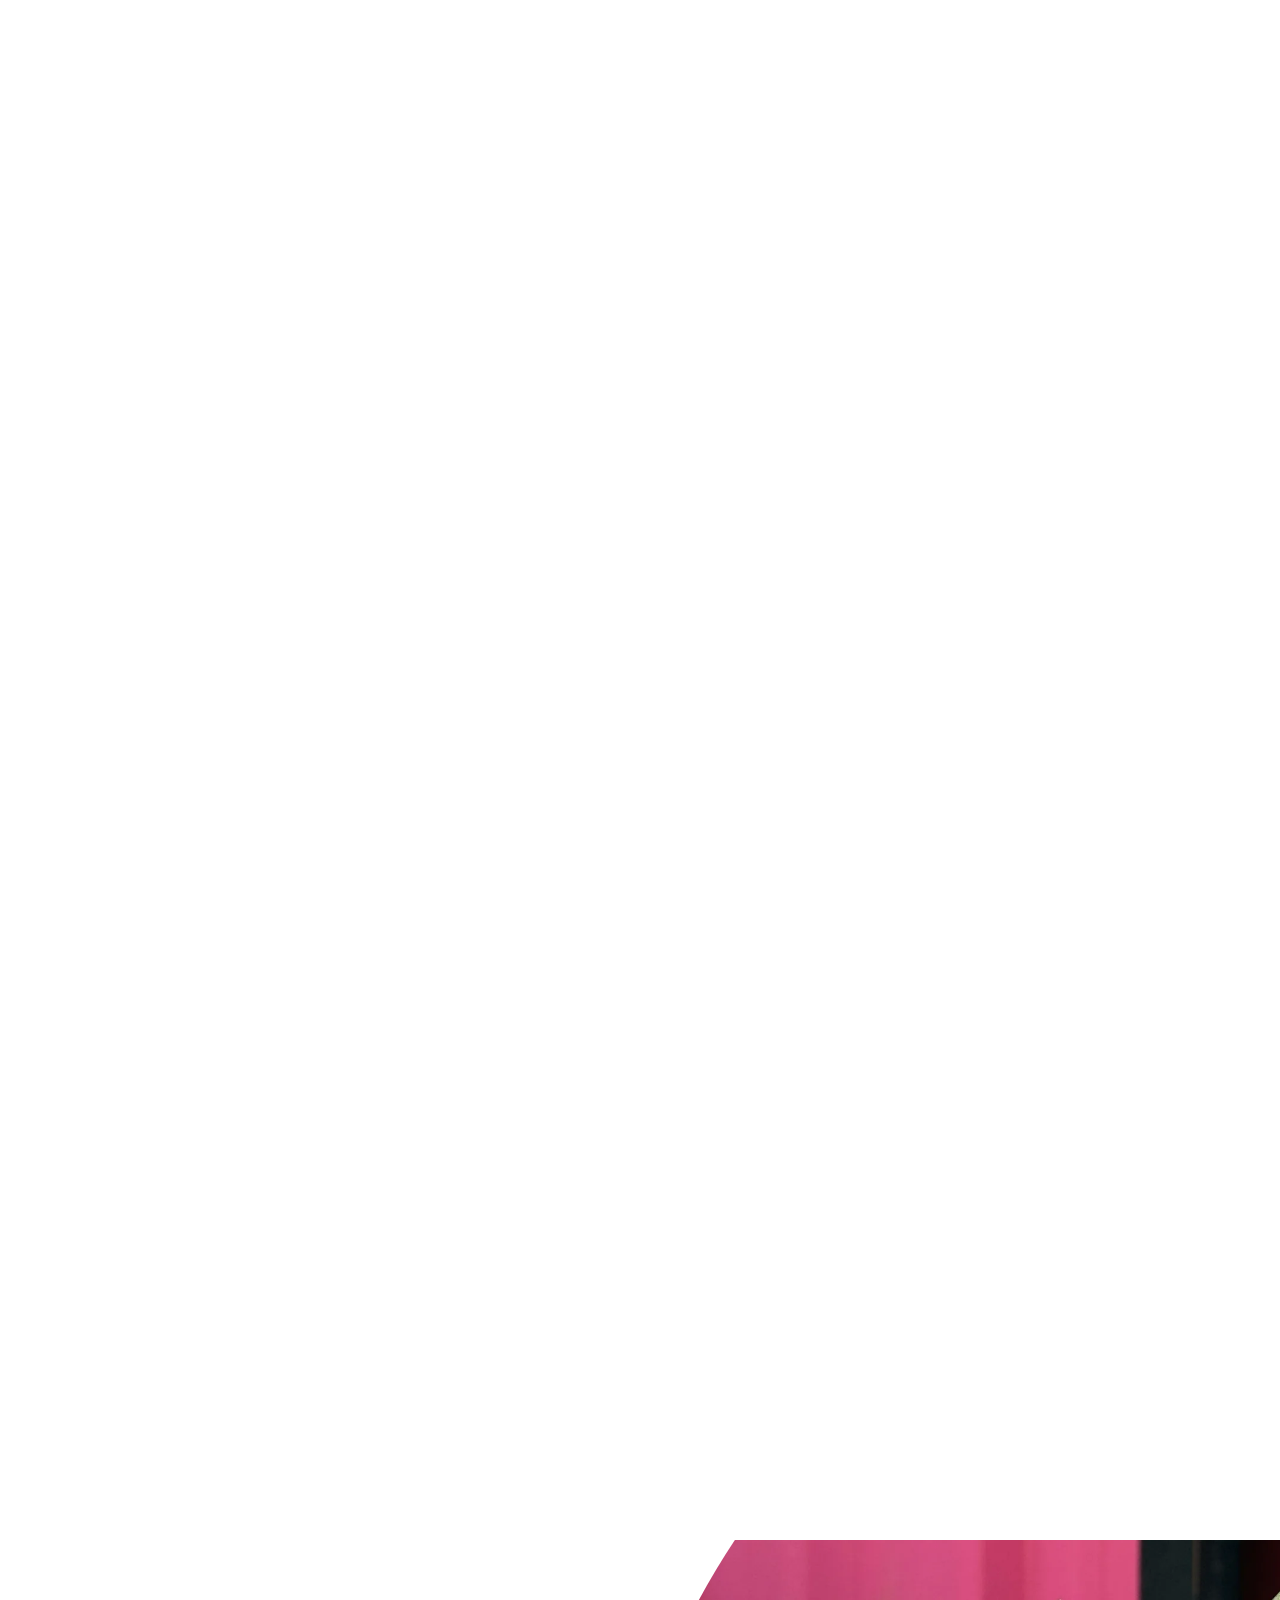
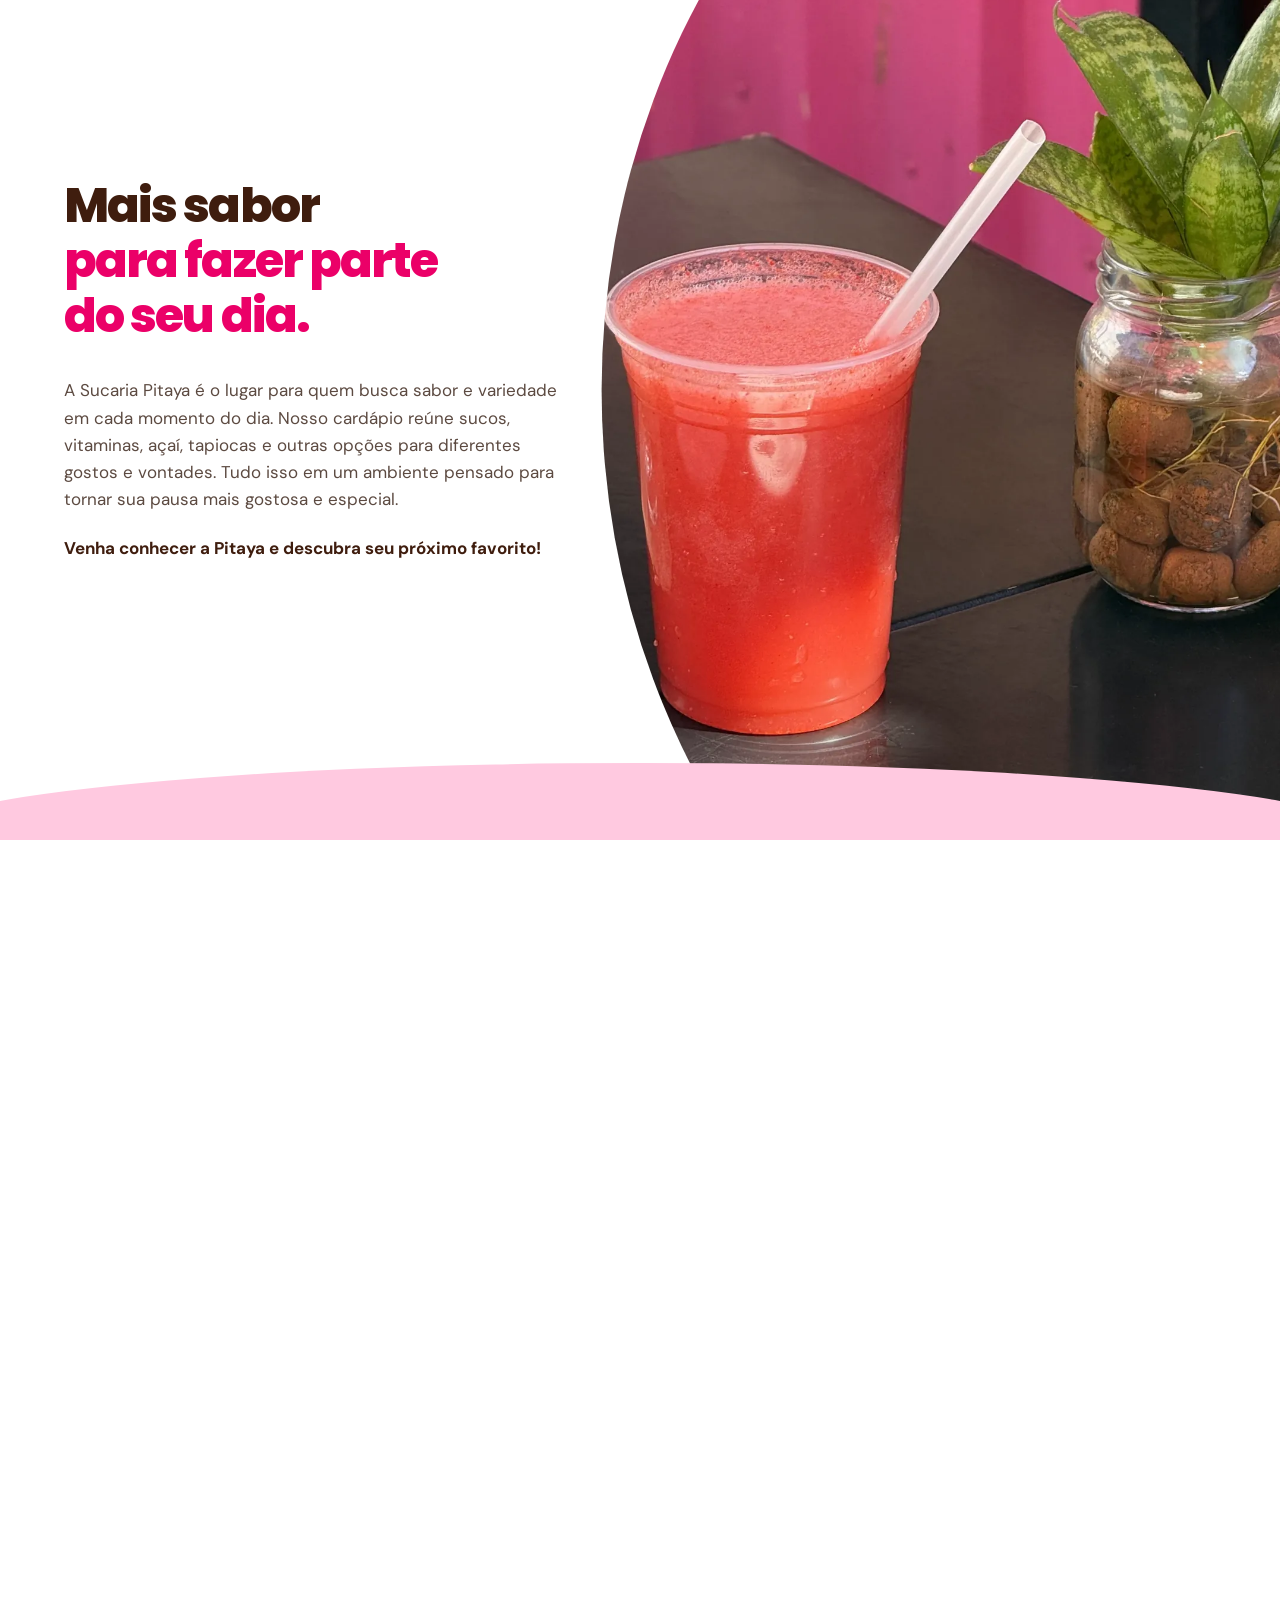
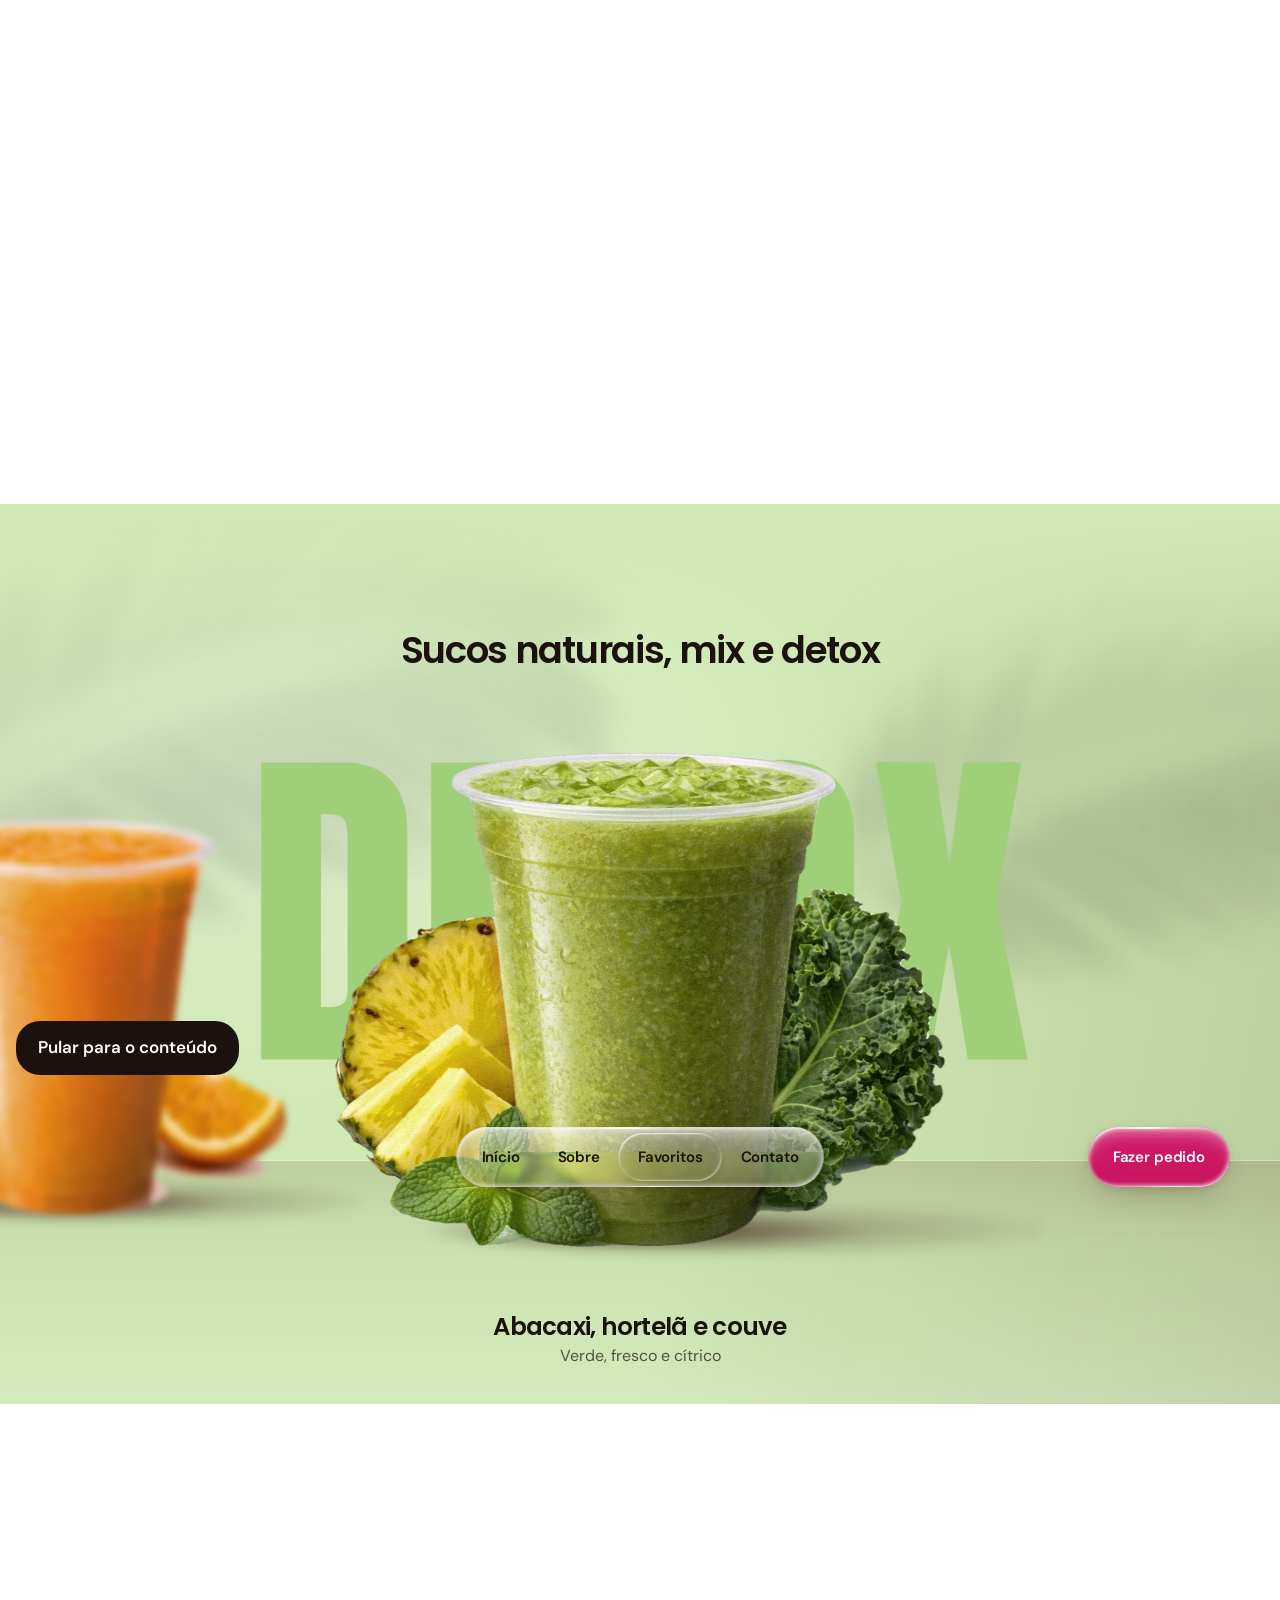
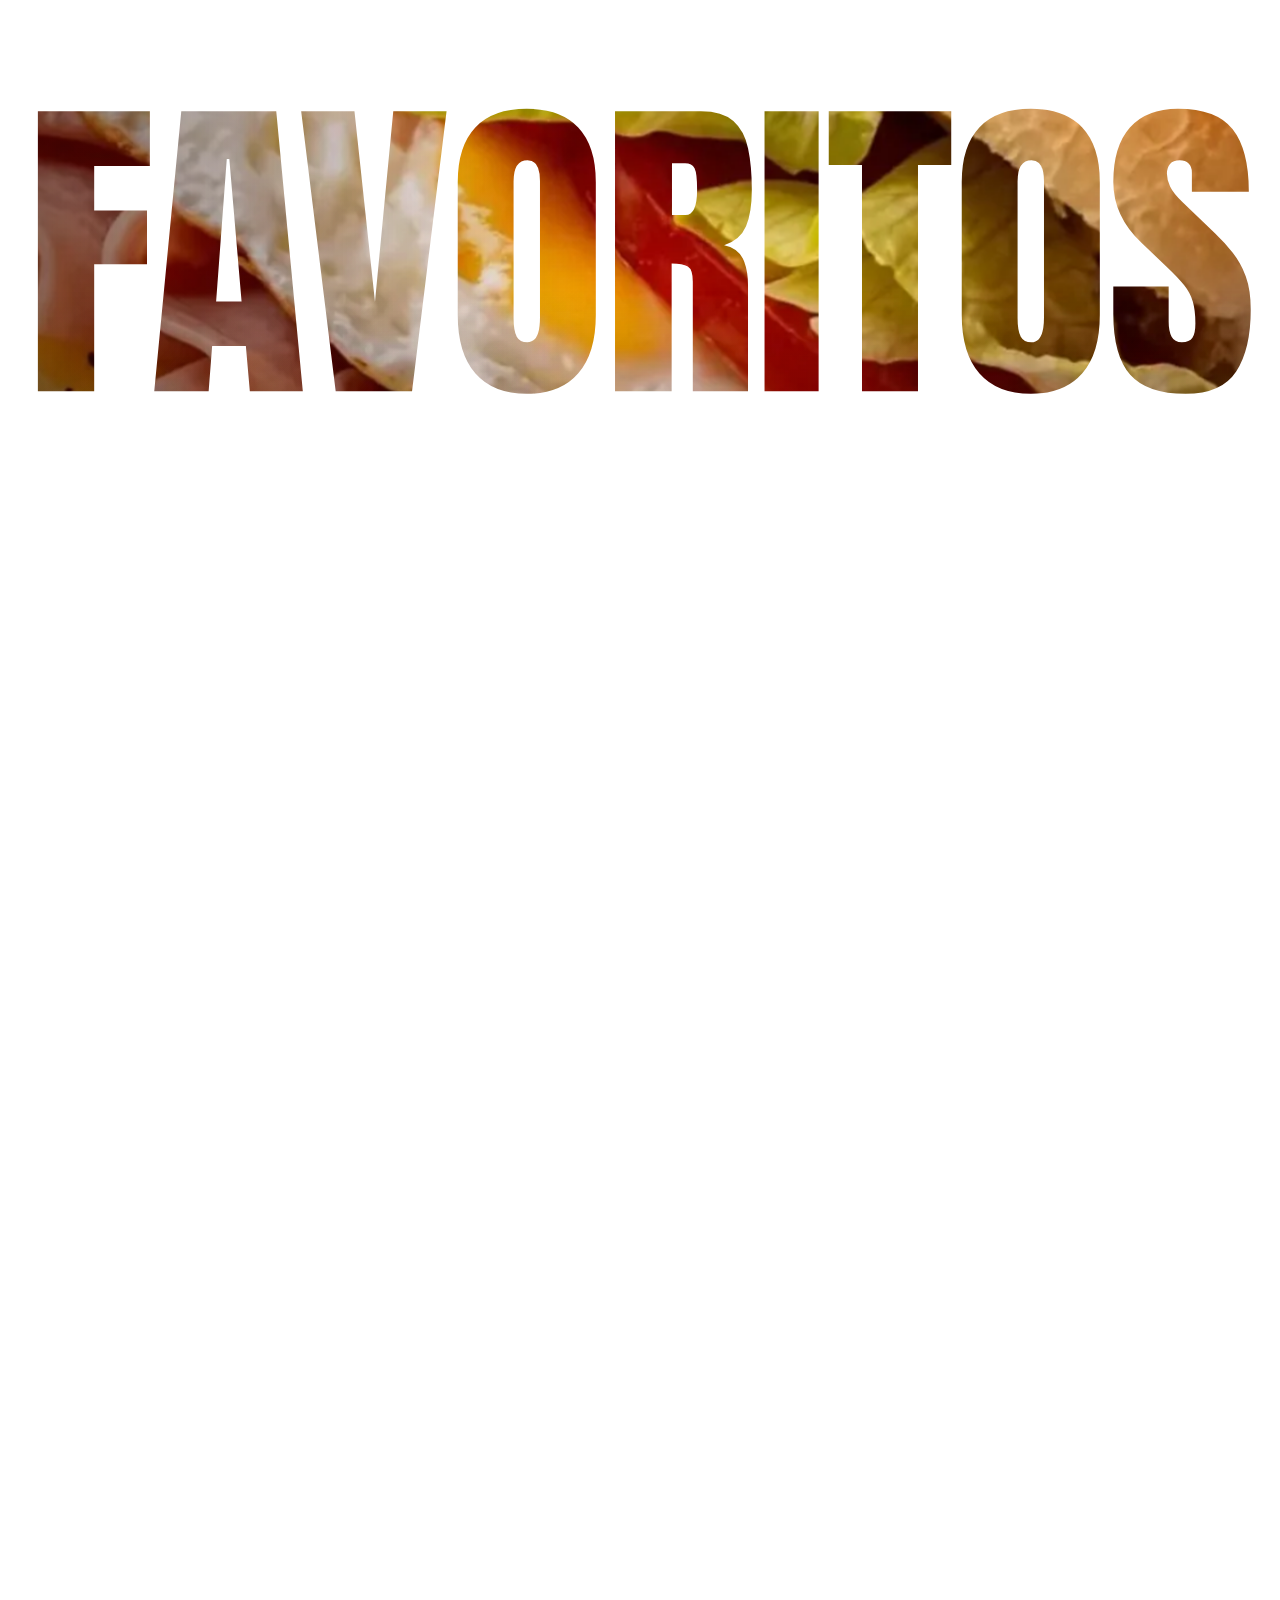
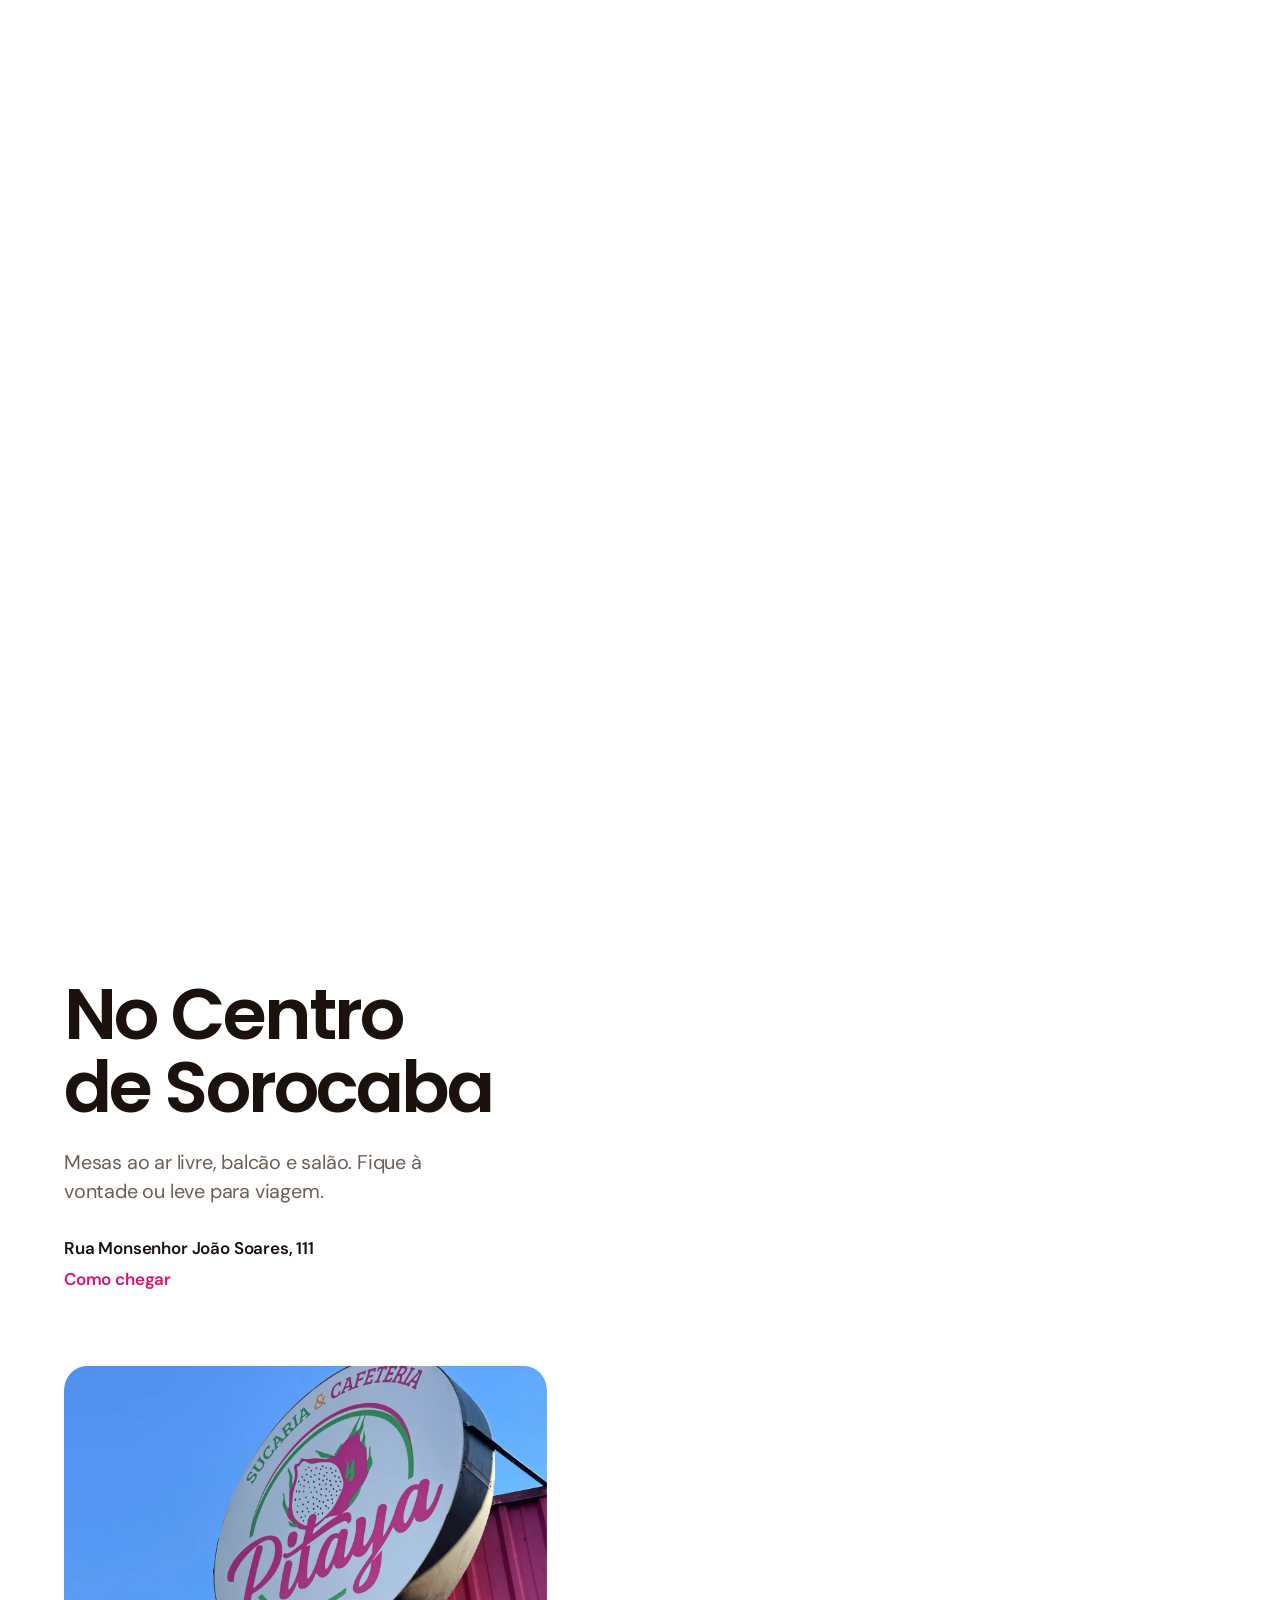
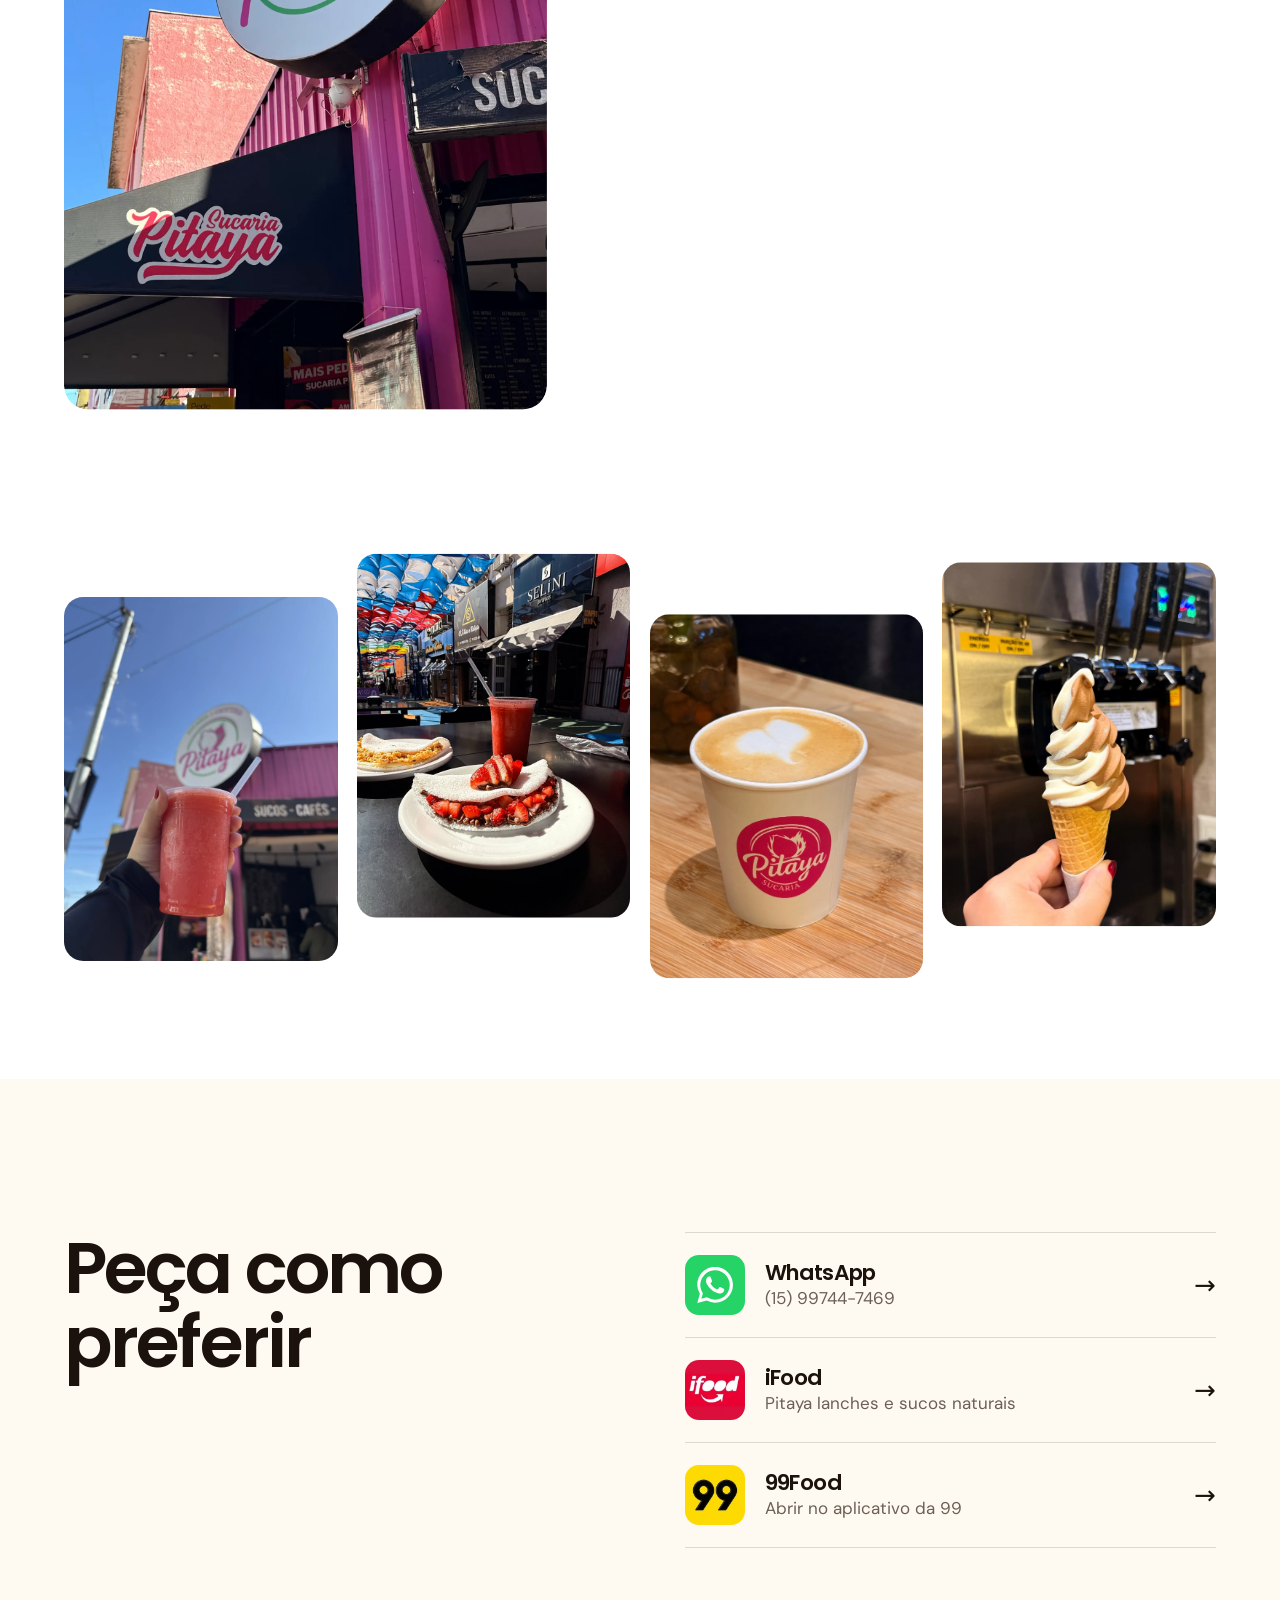
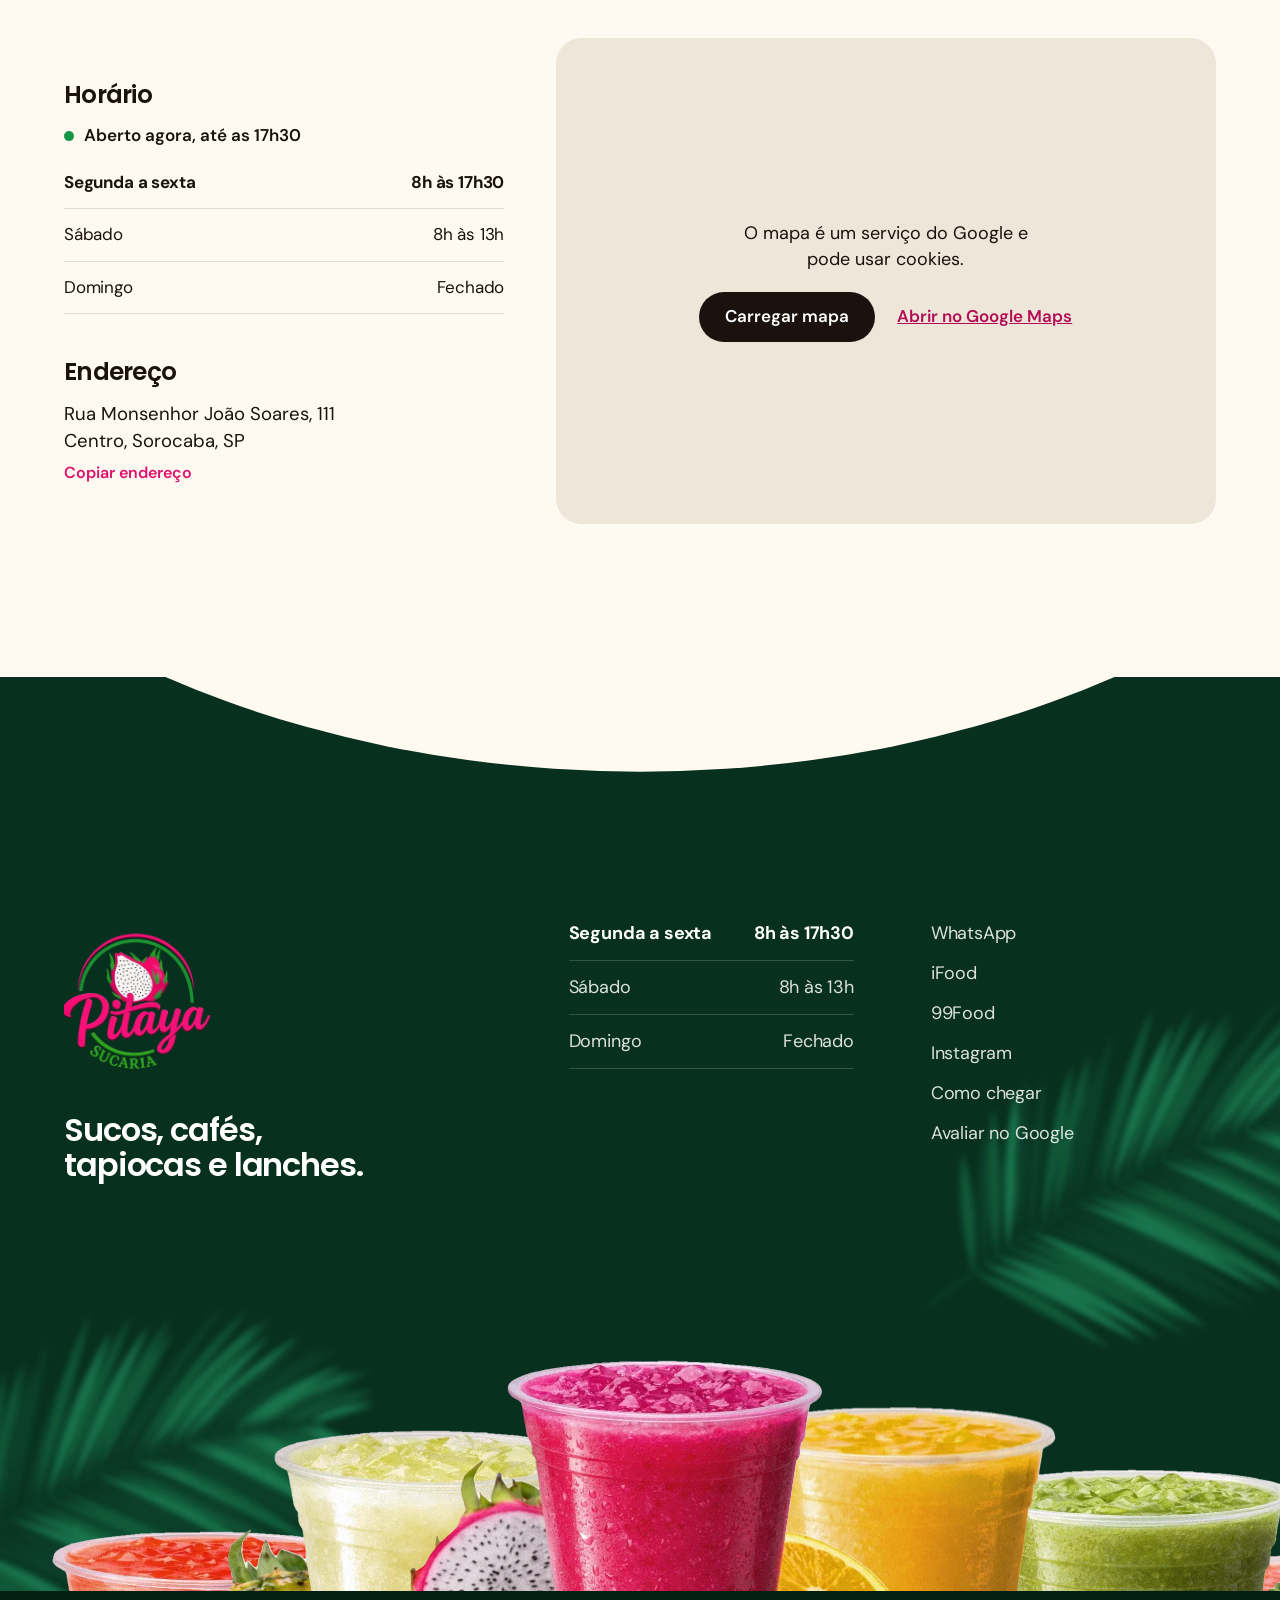
<file: index.html>
<!doctype html>
<html lang="pt-BR"><head><meta charset="utf-8"><meta name="viewport" content="width=device-width,initial-scale=1,viewport-fit=cover">
<title>Sucaria Pitaya | Sucos, cafés, tapiocas e lanches em Sorocaba</title>
<meta name="description" content="Sucos naturais, vitaminas, açaí, cafés, tapiocas e lanches no Centro de Sorocaba. Rua Monsenhor João Soares, 111. Segunda a sexta das 8h às 17h30, sábado das 8h às 13h.">
<link rel="canonical" href="https://sucariapitaya.vercel.app/">
<meta name="theme-color" content="#5a2935">
<meta property="og:type" content="website"><meta property="og:locale" content="pt_BR"><meta property="og:site_name" content="Sucaria Pitaya">
<meta property="og:title" content="Sucaria Pitaya"><meta property="og:description" content="Sucos, cafés, tapiocas e lanches no Centro de Sorocaba.">
<meta property="og:url" content="https://sucariapitaya.vercel.app/"><meta property="og:image" content="https://sucariapitaya.vercel.app/img/compartilhar.jpg"><meta property="og:image:alt" content="Fachada da Sucaria Pitaya"><meta property="og:image:width" content="1200"><meta property="og:image:height" content="630">
<meta name="twitter:card" content="summary_large_image">
<link rel="icon" type="image/png" href="img/favicon.png"><link rel="apple-touch-icon" href="img/apple-touch-icon.png">
<link rel="stylesheet" href="fonts.css">
<link rel="stylesheet" href="style.css"><script type="application/ld+json">{"@context":"https://schema.org","@type":"CafeOrCoffeeShop","name":"Sucaria Pitaya","telephone":"+5515997447469","address":{"@type":"PostalAddress","streetAddress":"Rua Monsenhor João Soares, 111","addressLocality":"Sorocaba","addressRegion":"SP","postalCode":"18010-300","addressCountry":"BR"},"openingHoursSpecification":[{"@type":"OpeningHoursSpecification","dayOfWeek":["Monday","Tuesday","Wednesday","Thursday","Friday"],"opens":"08:00","closes":"17:30"},{"@type":"OpeningHoursSpecification","dayOfWeek":"Saturday","opens":"08:00","closes":"13:00"}],"legalName":"Casa de Chá, de Suco Pitaya Ltda","taxID":"48.029.195/0001-29","sameAs":["https://www.instagram.com/sucariapitayasorocaba/"]}</script></head><body>
<a class="skip" href="#sobre">Pular para o conteúdo</a>
<svg width="0" height="0" style="position:absolute" aria-hidden="true" id="glDefs"></svg>

<header class="gn" id="gn">
<nav class="gl gn-nav" id="gnNav" aria-label="Seções"><i class="gl-r"></i><i class="gl-s"></i><span class="gn-ind" id="gnInd"></span><a href="#inicio">Início</a><a href="#sobre">Sobre</a><a href="#favoritos">Favoritos</a><a href="#contato">Contato</a></nav>
<div class="gn-end"><button class="gl gn-cta" id="gnCta" aria-expanded="false" aria-controls="gnPop"><i class="gl-r"></i><i class="gl-s"></i><span>Fazer pedido</span></button><button class="gl gn-menu" id="gnMenu" aria-label="Abrir menu" aria-expanded="false"><i class="gl-r"></i><i class="gl-s"></i><b></b><b></b></button></div>
<div class="gn-pop" id="gnPop"><a href="https://wa.me/5515997447469?text=Ol%C3%A1!%20Gostaria%20de%20fazer%20um%20pedido." target="_blank" rel="noopener"><span class="wa"><svg viewBox="0 0 24 24" fill="#fff" aria-hidden="true"><path d="M17.5 14.4c-.3-.1-1.8-.9-2-1-.3-.1-.5-.1-.7.2-.2.3-.8 1-.9 1.1-.2.2-.4.2-.7.1-.3-.2-1.3-.5-2.4-1.5-.9-.8-1.5-1.8-1.7-2.1-.2-.3 0-.5.1-.6l.5-.5c.1-.2.2-.3.3-.5.1-.2 0-.4 0-.5 0-.2-.7-1.6-.9-2.2-.2-.6-.5-.5-.7-.5h-.6c-.2 0-.5.1-.8.4-.3.3-1 1-1 2.5s1.1 2.9 1.2 3.1c.1.2 2.1 3.2 5.1 4.5.7.3 1.3.5 1.7.6.7.2 1.4.2 1.9.1.6-.1 1.8-.7 2-1.4.3-.7.3-1.3.2-1.4-.1-.2-.3-.3-.6-.4M12 21.8a9.9 9.9 0 0 1-5-1.4l-.4-.2-3.7 1 1-3.6-.2-.4A9.8 9.8 0 1 1 12 21.8M20.5 3.5A11.8 11.8 0 0 0 1.9 17.8L.2 24l6.3-1.6A11.9 11.9 0 0 0 20.5 3.5"/></svg></span>WhatsApp</a><a href="https://www.ifood.com.br/delivery/sorocaba-sp/pitaya-lanches-e-sucos-naturais-centro/6c53fcc1-14f9-4da9-9c52-b2e9210c690d" target="_blank" rel="noopener"><img loading="lazy" decoding="async" src="img/ico-ifood.webp" alt="">iFood</a><a href="https://oia.99app.com/dlp9/60yh4u" target="_blank" rel="noopener"><img loading="lazy" decoding="async" src="img/ico-99.webp" alt="">99Food</a></div></header>

<section class="hero" id="inicio" data-sec="inicio"><div class="hero-pin" id="heroPin">
<h1 class="sr">Sucaria Pitaya</h1><img class="logo" id="logo" src="img/logo-pitaya.webp" alt="Sucaria Pitaya">
<div class="bg"></div><div class="bg"></div><div class="bg"></div>
<div class="cv" id="cv">
<div class="rows"><div class="row" data-l="9" style="top:-14px;font-size:126.64px;color:rgba(255,255,255,0.02)">SUCO DE PITAYA COM LARANJA</div><div class="row" data-l="9" style="top:117px;font-size:126.64px;color:rgba(255,255,255,0.02)">SUCO DE PITAYA COM LARANJA</div><div class="row" data-l="9" style="top:248px;font-size:126.64px;color:rgba(255,255,255,0.02)">SUCO DE PITAYA COM LARANJA</div><div class="row" data-l="9" style="top:379px;font-size:126.64px;color:rgba(255,255,255,0.02)">SUCO DE PITAYA COM LARANJA</div><div class="row" data-l="9" style="top:510px;font-size:126.64px;color:rgba(255,255,255,0.02)">SUCO DE PITAYA COM LARANJA</div><div class="row" data-l="9" style="top:641px;font-size:126.64px;color:rgba(255,255,255,0.02)">SUCO DE PITAYA COM LARANJA</div><div class="row" data-l="9" style="top:772px;font-size:126.64px;color:rgba(255,255,255,0.02)">SUCO DE PITAYA COM LARANJA</div><div class="row" data-l="9" style="top:903px;font-size:126.64px;color:rgba(255,255,255,0.02)">SUCO DE PITAYA COM LARANJA</div><div class="row" data-l="9" style="top:1034px;font-size:126.64px;color:rgba(255,255,255,0.02)">SUCO DE PITAYA COM LARANJA</div><div class="row" data-l="14" style="top:848px;font-size:109.804px;color:rgba(255,255,255,0.02);font-family:'Protest Guerrilla',var(--anton)">SUCO DE PITAYA COM LARANJA</div></div>
<div class="rows"><div class="row" data-l="52" style="top:-24px;font-size:183.643px;color:rgba(255,255,255,0.03)">CHOCOLATE GELADO</div><div class="row" data-l="52" style="top:176px;font-size:183.643px;color:rgba(255,255,255,0.03)">CHOCOLATE GELADO</div><div class="row" data-l="52" style="top:376px;font-size:183.643px;color:rgba(255,255,255,0.03)">CHOCOLATE GELADO</div><div class="row" data-l="52" style="top:576px;font-size:183.643px;color:rgba(255,255,255,0.03)">CHOCOLATE GELADO</div><div class="row" data-l="52" style="top:776px;font-size:183.643px;color:rgba(255,255,255,0.03)">CHOCOLATE GELADO</div><div class="row" data-l="52" style="top:976px;font-size:183.643px;color:rgba(255,255,255,0.03)">CHOCOLATE GELADO</div><div class="row" data-l="9" style="top:1034px;font-size:126.64px;color:rgba(255,255,255,0.02)">SUCO DE PITAYA COM LARANJA</div></div>
<div class="rows"><div class="row" data-l="1" style="top:-87px;font-size:363.149px;color:rgba(255,255,255,0.04)">ICED LATTE</div><div class="row" data-l="1" style="top:247px;font-size:363.149px;color:rgba(255,255,255,0.04)">ICED LATTE</div><div class="row" data-l="1" style="top:581px;font-size:363.149px;color:rgba(255,255,255,0.04)">ICED LATTE</div><div class="row" data-l="1" style="top:915px;font-size:363.149px;color:rgba(255,255,255,0.04)">ICED LATTE</div><div class="row" data-l="1" style="top:1249px;font-size:363.149px;color:rgba(255,255,255,0.04)">ICED LATTE</div><div class="row" data-l="9" style="top:1034px;font-size:126.64px;color:rgba(255,255,255,0.02)">SUCO DE PITAYA COM LARANJA</div></div>
<div class="g" data-i="0"><div class="a splash" style="left:165px;top:351px;width:1118px;height:559px;"><img src="img/hero/s1-splash.webp" alt="" style="width:100%;height:100%;object-fit:cover"></div></div>
<div class="a giant" id="giant" aria-hidden="true"><span>P</span><span>I</span><span>T</span><span>A</span><span>Y</span><span>A</span></div>
<div class="g" data-i="0"><div class="a fly" data-z="1.2" style="left:439px;top:612px;width:261.816px;height:261.816px"><img src="img/hero/s1-orange-half.webp" alt="" style="width:244px;height:244px;max-width:none;flex:none;transform:rotate(-4.35deg)"></div>
<div class="a splash" style="left:160.9px;top:351.72px;width:1122.195px;height:561.098px;clip-path:inset(43.278px 103.097px 383.82px 836.098px)"><img src="img/hero/s1-splash.webp" alt="" style="width:100%;height:100%;object-fit:cover"></div>
<div class="a fly" data-z="0.8" style="left:499px;top:555px;width:91.204px;height:60.607px"><img src="img/hero/s1-leaf.webp" alt="" style="width:85.657px;height:50.476px;max-width:none;flex:none;transform:rotate(-7.05deg)"></div>
<div class="a cup" style="left:513px;top:328px;width:414.726px;height:593.4px"><img src="img/hero/s1-cup.webp" alt="Suco de pitaya com laranja" style="width:100%;height:100%;object-fit:cover"></div>
<div class="a fly" data-z="1.6" style="left:802.79px;top:458.28px;width:176.585px;height:213.016px"><img src="img/hero/s1-leaf.webp" alt="" style="width:184.34px;height:108.629px;max-width:none;flex:none;transform:rotate(115.11deg)"></div><div class="a fly" data-z="1" style="left:899.51px;top:622.22px;width:67.139px;height:82.814px"><img src="img/hero/s1-leaf.webp" alt="" style="width:71.969px;height:42.41px;max-width:none;flex:none;transform:rotate(112.98deg)"></div><div class="a fly" data-z="0.7" style="left:1037px;top:715px;width:54.064px;height:66.883px"><img src="img/hero/s1-leaf.webp" alt="" style="width:58.162px;height:34.274px;max-width:none;flex:none;transform:rotate(112.7deg)"></div><div class="a fly" data-z="1.4" style="left:1018px;top:538px;width:116.226px;height:116.226px"><img src="img/hero/s1-slice1.webp" alt="" style="width:95.534px;height:95.534px;max-width:none;flex:none;transform:rotate(165.65deg)"></div><div class="a fly" data-z="1.1" style="left:933px;top:697px;width:107.915px;height:107.915px"><img src="img/hero/s1-slice2.webp" alt="" style="width:85.331px;height:85.331px;max-width:none;flex:none;transform:rotate(18.41deg)"></div></div>
<div class="g" data-i="1"><div class="a cup wrapimg" style="left:492px;top:328px;width:456px;height:593px"><img src="img/hero/s2-cup.webp" alt="Chocolate gelado" style="height:116.1%;width:119.52%;left:-9.14%;top:-9.98%;transform:scaleX(-1)"></div></div>
<div class="g" data-i="2"><div class="a splash" style="left:204px;top:395px;width:1015px;height:508px;"><img src="img/hero/s3-splash.webp" alt="" style="width:100%;height:100%;object-fit:cover"></div><div class="a cup" style="left:493px;top:328px;width:454.691px;height:595.905px"><div class="wrapimg" style="width:451.788px;height:593.699px;flex:none;transform:rotate(-.28deg)"><img src="img/hero/s3-cup.webp" alt="Iced latte" style="height:122.79%;width:121.02%;left:-10.52%;top:-16.21%"></div></div></div>
<div class="a ell" id="ell"></div>
<div class="g" data-i="1"><div class="a fly" data-z="1.3" style="left:882px;top:413px;width:196.009px;height:196.009px"><img src="img/hero/s2-choc1.webp" alt="" style="width:180.903px;height:180.903px;max-width:none;flex:none;transform:rotate(-5.01deg)"></div><div class="a splash wrapimg" style="left:388px;top:471px;width:614px;height:337px"><img src="img/hero/s2-powder.webp" alt="" style="height:198.09%;width:108.74%;left:-4.72%;top:-45.22%"></div><div class="a fly" data-z="1.1" style="left:442px;top:679px;width:136px;height:136px"><img src="img/hero/s2-choc2.webp" alt="" style="width:136px;height:136px;max-width:none;flex:none;transform:none"></div><div class="a fly" data-z="0.8" style="left:399px;top:308px;width:104.541px;height:104.541px"><img src="img/hero/s2-bean.webp" alt="" style="width:74px;height:74px;max-width:none;flex:none;transform:rotate(-42.36deg)"></div><div class="a fly" data-z="0.9" style="left:979.45px;top:663.06px;width:94.726px;height:94.726px"><img src="img/hero/s2-bean.webp" alt="" style="width:68.842px;height:68.842px;max-width:none;flex:none;transform:scaleY(-1) rotate(-148.35deg)"></div><div class="a fly" data-z="0.7" style="left:345px;top:612px;width:94.107px;height:94.107px"><img src="img/hero/s2-bean.webp" alt="" style="width:68.842px;height:68.842px;max-width:none;flex:none;transform:rotate(-30.15deg)"></div></div>
<div class="g" data-i="2"><div class="a fly" data-z="0.9" style="left:416px;top:411px;width:120.821px;height:117.929px"><img src="img/hero/s3-bean.webp" alt="" style="width:95px;height:90px;max-width:none;flex:none;transform:rotate(20.86deg)"></div><div class="a fly" data-z="0.8" style="left:995px;top:704px;width:99.712px;height:94.989px"><img src="img/hero/s3-bean.webp" alt="" style="width:95px;height:90px;max-width:none;flex:none;transform:scaleY(-1) rotate(176.91deg)"></div><div class="a fly" data-z="1.2" style="left:442px;top:769px;width:123.253px;height:117.707px"><img src="img/hero/s3-bean.webp" alt="" style="width:117.412px;height:111.542px;max-width:none;flex:none;transform:scaleY(-1) rotate(176.91deg)"></div><div class="a fly" data-z="1.5" style="left:774px;top:629px;width:207.56px;height:207.273px"><div class="wrapimg" style="width:150.75px;height:142.674px;flex:none;transform:rotate(43.56deg)"><img src="img/hero/s3-ice.webp" alt="" style="height:149.91%;width:147.42%;left:-24.36%;top:-21.61%"></div></div><div class="a fly" data-z="1" style="left:872px;top:541px;width:100.175px;height:97.429px"><div class="wrapimg" style="width:80.418px;height:76.11px;flex:none;transform:rotate(-18.21deg)"><img src="img/hero/s3-ice.webp" alt="" style="height:149.91%;width:147.42%;left:-24.36%;top:-21.61%"></div></div><div class="a fly" data-z="1.1" style="left:308px;top:672px;width:125.942px;height:122.755px"><div class="wrapimg" style="width:101px;height:96px;flex:none;transform:rotate(-18.21deg)"><img src="img/hero/s3-ice.webp" alt="" style="height:149.91%;width:147.42%;left:-24.36%;top:-21.61%"></div></div></div>
<div class="copy"><p class="a cp" style="left:719.5px;top:861px;width:455px"><span class="ln"><span>Refrescância e sabor</span></span><span class="ln"><span style="color:#eb0068">em cada gole!</span></span></p><img class="a ico c" src="img/hero/ico-leaf.svg" alt="" style="left:421px;top:1005px"><img class="a ico c" src="img/hero/ico-heart.svg" alt="" style="left:632px;top:1005px"><img class="a ico c" src="img/hero/ico-thunder.svg" alt="" style="left:868px;top:1005px"><p class="a ft" style="left:510px;top:1010px;width:94px"><span class="c" style="display:block">Natural</span></p><p class="a ft" style="left:733.5px;top:1010px;width:119px"><span class="c" style="display:block">Refrescante</span></p><p class="a ft" style="left:986.5px;top:1009px;width:119px"><span class="c" style="display:block">Energizante</span></p></div>
<div class="copy"><p class="a cp" style="left:720px;top:861px;width:560px"><span class="ln"><span>Chocolate de verdade,</span></span><span class="ln"><span style="color:#883813">prazer em cada gole!</span></span></p><img class="a ico c" src="img/hero/ico-baby.svg" alt="" style="left:421px;top:1005px"><img class="a ico c" src="img/hero/ico-heart.svg" alt="" style="left:632px;top:1005px"><img class="a ico c" src="img/hero/ico-thunder.svg" alt="" style="left:868px;top:1005px"><p class="a ft" style="left:510px;top:1010px;width:94px"><span class="c" style="display:block">Delicioso</span></p><p class="a ft" style="left:733.5px;top:1010px;width:119px"><span class="c" style="display:block">Refrescante</span></p><p class="a ft" style="left:986.5px;top:1009px;width:119px"><span class="c" style="display:block">Energizante</span></p></div>
<div class="copy"><p class="a cp" style="left:720px;top:861px;width:800px"><span class="ln"><span>Suave, cremoso e gelado,</span></span><span class="ln"><span style="color:#7d2d02">perfeito para qualquer hora do dia!</span></span></p><a class="a btn-more c" href="#sobre">Conheça mais</a></div>
</div>
<div class="m-copy"><h2>Refrescância e sabor <span style="color:#eb0068">em cada gole!</span></h2><div><span><img src="img/hero/ico-leaf.svg" alt="">Natural</span><span><img src="img/hero/ico-heart.svg" alt="">Refrescante</span><span><img src="img/hero/ico-thunder.svg" alt="">Energizante</span></div></div><div class="m-copy"><h2>Chocolate de verdade, <span style="color:#883813">prazer em cada gole!</span></h2><div><span><img src="img/hero/ico-baby.svg" alt="">Delicioso</span><span><img src="img/hero/ico-heart.svg" alt="">Refrescante</span><span><img src="img/hero/ico-thunder.svg" alt="">Energizante</span></div></div><div class="m-copy"><h2>Suave, cremoso e gelado, <span style="color:#7d2d02">perfeito para qualquer hora do dia!</span></h2><a href="#sobre">Conheça mais</a></div>
<div class="pager" id="pager"><button aria-label="Suco de pitaya com laranja"><i></i></button><button aria-label="Chocolate gelado"><i></i></button><button aria-label="Iced latte"><i></i></button></div>
</div></section>

<main>
<section class="about" id="sobre" data-sec="sobre" data-theme="light"><div class="about-f" id="aboutF"><img loading="lazy" decoding="async" src="img/c-sobre.webp" width="1900" height="2152" alt="Suco natural servido na mesa da Sucaria Pitaya"></div>
<div class="wrap"><div class="about-t"><h2 class="h2" id="aboutH"><span class="ln"><span>Mais sabor</span></span> <span class="ln"><span class="pk">para fazer parte</span></span> <span class="ln"><span class="pk">do seu dia.</span></span></h2>
<p class="up">A Sucaria Pitaya é o lugar para quem busca sabor e variedade em cada momento do dia. Nosso cardápio reúne sucos, vitaminas, açaí, tapiocas e outras opções para diferentes gostos e vontades. Tudo isso em um ambiente pensado para tornar sua pausa mais gostosa e especial.</p>
<p class="up"><b>Venha conhecer a Pitaya e descubra seu próximo favorito!</b></p></div></div></section>

<section class="juice" id="sucos" data-sec="sobre" data-theme="light" style="--n:8"><div class="juice-pin" id="juicePin">
<div class="wall wall-t"><div class="jlight"></div><img loading="lazy" decoding="async" class="shade" data-w src="img/frond-b.webp" alt="" style="width:clamp(460px,66vw,1150px);left:-14vw;top:-10vh;rotate:24deg"><img loading="lazy" decoding="async" class="shade" data-w src="img/frond-b.webp" alt="" style="width:clamp(420px,56vw,980px);right:-16vw;top:4vh;rotate:196deg"></div><div class="jfloor"></div>
<div class="juice-top"><h2>Sucos naturais, mix e detox</h2></div>
<div class="jw" style="color:#f79cc5;--fz:25.8vw" aria-hidden="true">Pitaya</div><div class="jw" style="color:#f7c25c;--fz:27.0vw" aria-hidden="true">Manga</div><div class="jw" style="color:#c3df78;--fz:22.1vw" aria-hidden="true">Abacaxi</div><div class="jw" style="color:#f79b92;--fz:19.4vw" aria-hidden="true">Melancia</div><div class="jw" style="color:#f2d75c;--fz:19.4vw" aria-hidden="true">Maracujá</div><div class="jw" style="color:#f7aa9a;--fz:25.8vw" aria-hidden="true">Goiaba</div><div class="jw" style="color:#f7b574;--fz:27.0vw" aria-hidden="true">Mamão</div><div class="jw" style="color:#9fcf78;--fz:27.0vw" aria-hidden="true">Detox</div>
<div class="ji" data-bg="#ffc9e0"><i></i><img loading="lazy" decoding="async" src="img/j-pitaya.webp" alt="Suco: Pitaya com laranja"></div><div class="ji" data-bg="#ffdf9b"><i></i><img loading="lazy" decoding="async" src="img/j-manga.webp" alt="Suco: Manga"></div><div class="ji" data-bg="#e3f2b4"><i></i><img loading="lazy" decoding="async" src="img/j-abacaxi.webp" alt="Suco: Abacaxi com hortelã"></div><div class="ji" data-bg="#ffc7c1"><i></i><img loading="lazy" decoding="async" src="img/j-melancia.webp" alt="Suco: Melancia"></div><div class="ji" data-bg="#fff0a8"><i></i><img loading="lazy" decoding="async" src="img/j-maracuja.webp" alt="Suco: Maracujá"></div><div class="ji" data-bg="#ffd2c8"><i></i><img loading="lazy" decoding="async" src="img/j-goiaba.webp" alt="Suco: Goiaba"></div><div class="ji" data-bg="#ffd8ae"><i></i><img loading="lazy" decoding="async" src="img/j-mamao.webp" alt="Suco: Laranja com mamão"></div><div class="ji" data-bg="#cfe8b4"><i></i><img loading="lazy" decoding="async" src="img/j-detox.webp" alt="Suco: Abacaxi, hortelã e couve"></div>
<div class="juice-bot"><div class="jl"><b>Pitaya com laranja</b><span>Doce, cítrico e cheio de cor</span></div><div class="jl"><b>Manga</b><span>Encorpado e naturalmente doce</span></div><div class="jl"><b>Abacaxi com hortelã</b><span>Leve, com final refrescante</span></div><div class="jl"><b>Melancia</b><span>Suave, para os dias mais quentes</span></div><div class="jl"><b>Maracujá</b><span>Acidez na medida certa</span></div><div class="jl"><b>Goiaba</b><span>Aveludado, com sabor de fruta madura</span></div><div class="jl"><b>Laranja com mamão</b><span>Macio e equilibrado</span></div><div class="jl"><b>Abacaxi, hortelã e couve</b><span>Verde, fresco e cítrico</span></div></div>
</div></section>

<section class="favs" id="favoritos" data-sec="favoritos" data-theme="light"><div class="fz" id="fz">
<article class="fz-s" data-i="0"><div class="fz-img"><img loading="lazy" decoding="async" src="img/r-americano.webp" alt="Americano no pão francês com presunto, mussarela, ovo frito, tomate e alface"></div><div class="fz-t"><h3><span class="ln"><span>Americano</span></span></h3><p>Pão francês, presunto, mussarela, ovo frito, tomate e alface</p><div class="buy"><a class="buy-w" href="https://wa.me/5515997447469?text=Ol%C3%A1!%20Gostaria%20de%20pedir%20um%20Americano." target="_blank" rel="noopener"><span class="wa"><svg viewBox="0 0 24 24" fill="#fff" aria-hidden="true"><path d="M17.5 14.4c-.3-.1-1.8-.9-2-1-.3-.1-.5-.1-.7.2-.2.3-.8 1-.9 1.1-.2.2-.4.2-.7.1-.3-.2-1.3-.5-2.4-1.5-.9-.8-1.5-1.8-1.7-2.1-.2-.3 0-.5.1-.6l.5-.5c.1-.2.2-.3.3-.5.1-.2 0-.4 0-.5 0-.2-.7-1.6-.9-2.2-.2-.6-.5-.5-.7-.5h-.6c-.2 0-.5.1-.8.4-.3.3-1 1-1 2.5s1.1 2.9 1.2 3.1c.1.2 2.1 3.2 5.1 4.5.7.3 1.3.5 1.7.6.7.2 1.4.2 1.9.1.6-.1 1.8-.7 2-1.4.3-.7.3-1.3.2-1.4-.1-.2-.3-.3-.6-.4M12 21.8a9.9 9.9 0 0 1-5-1.4l-.4-.2-3.7 1 1-3.6-.2-.4A9.8 9.8 0 1 1 12 21.8M20.5 3.5A11.8 11.8 0 0 0 1.9 17.8L.2 24l6.3-1.6A11.9 11.9 0 0 0 20.5 3.5"/></svg></span>Pedir</a><a class="buy-i" href="https://www.ifood.com.br/delivery/sorocaba-sp/pitaya-lanches-e-sucos-naturais-centro/6c53fcc1-14f9-4da9-9c52-b2e9210c690d" target="_blank" rel="noopener" aria-label="Pedir no iFood"><img loading="lazy" decoding="async" src="img/ico-ifood.webp" alt=""></a><a class="buy-i" href="https://oia.99app.com/dlp9/60yh4u" target="_blank" rel="noopener" aria-label="Pedir na 99Food"><img loading="lazy" decoding="async" src="img/ico-99.webp" alt=""></a></div></div></article>
<article class="fz-s" data-i="1"><div class="fz-img"><img loading="lazy" decoding="async" src="img/r-casadinho.webp" alt="Casadinho: pão com Nutella e pão com queijo"></div><div class="fz-t"><h3><span class="ln"><span>Casadinho</span></span></h3><p>Pão com Nutella e pão com queijo na chapa</p><div class="buy"><a class="buy-w" href="https://wa.me/5515997447469?text=Ol%C3%A1!%20Gostaria%20de%20pedir%20um%20Casadinho." target="_blank" rel="noopener"><span class="wa"><svg viewBox="0 0 24 24" fill="#fff" aria-hidden="true"><path d="M17.5 14.4c-.3-.1-1.8-.9-2-1-.3-.1-.5-.1-.7.2-.2.3-.8 1-.9 1.1-.2.2-.4.2-.7.1-.3-.2-1.3-.5-2.4-1.5-.9-.8-1.5-1.8-1.7-2.1-.2-.3 0-.5.1-.6l.5-.5c.1-.2.2-.3.3-.5.1-.2 0-.4 0-.5 0-.2-.7-1.6-.9-2.2-.2-.6-.5-.5-.7-.5h-.6c-.2 0-.5.1-.8.4-.3.3-1 1-1 2.5s1.1 2.9 1.2 3.1c.1.2 2.1 3.2 5.1 4.5.7.3 1.3.5 1.7.6.7.2 1.4.2 1.9.1.6-.1 1.8-.7 2-1.4.3-.7.3-1.3.2-1.4-.1-.2-.3-.3-.6-.4M12 21.8a9.9 9.9 0 0 1-5-1.4l-.4-.2-3.7 1 1-3.6-.2-.4A9.8 9.8 0 1 1 12 21.8M20.5 3.5A11.8 11.8 0 0 0 1.9 17.8L.2 24l6.3-1.6A11.9 11.9 0 0 0 20.5 3.5"/></svg></span>Pedir</a><a class="buy-i" href="https://www.ifood.com.br/delivery/sorocaba-sp/pitaya-lanches-e-sucos-naturais-centro/6c53fcc1-14f9-4da9-9c52-b2e9210c690d" target="_blank" rel="noopener" aria-label="Pedir no iFood"><img loading="lazy" decoding="async" src="img/ico-ifood.webp" alt=""></a><a class="buy-i" href="https://oia.99app.com/dlp9/60yh4u" target="_blank" rel="noopener" aria-label="Pedir na 99Food"><img loading="lazy" decoding="async" src="img/ico-99.webp" alt=""></a></div></div></article>
<article class="fz-s" data-i="2"><div class="fz-img"><img loading="lazy" decoding="async" src="img/r-tapioca.webp" alt="Tapioca de morango com chocolate"></div><div class="fz-t"><h3><span class="ln"><span>Tapioca de morango</span></span></h3><p>Tapioca, chocolate cremoso e morangos frescos</p><div class="buy"><a class="buy-w" href="https://wa.me/5515997447469?text=Ol%C3%A1!%20Gostaria%20de%20pedir%20uma%20tapioca%20de%20morango." target="_blank" rel="noopener"><span class="wa"><svg viewBox="0 0 24 24" fill="#fff" aria-hidden="true"><path d="M17.5 14.4c-.3-.1-1.8-.9-2-1-.3-.1-.5-.1-.7.2-.2.3-.8 1-.9 1.1-.2.2-.4.2-.7.1-.3-.2-1.3-.5-2.4-1.5-.9-.8-1.5-1.8-1.7-2.1-.2-.3 0-.5.1-.6l.5-.5c.1-.2.2-.3.3-.5.1-.2 0-.4 0-.5 0-.2-.7-1.6-.9-2.2-.2-.6-.5-.5-.7-.5h-.6c-.2 0-.5.1-.8.4-.3.3-1 1-1 2.5s1.1 2.9 1.2 3.1c.1.2 2.1 3.2 5.1 4.5.7.3 1.3.5 1.7.6.7.2 1.4.2 1.9.1.6-.1 1.8-.7 2-1.4.3-.7.3-1.3.2-1.4-.1-.2-.3-.3-.6-.4M12 21.8a9.9 9.9 0 0 1-5-1.4l-.4-.2-3.7 1 1-3.6-.2-.4A9.8 9.8 0 1 1 12 21.8M20.5 3.5A11.8 11.8 0 0 0 1.9 17.8L.2 24l6.3-1.6A11.9 11.9 0 0 0 20.5 3.5"/></svg></span>Pedir</a><a class="buy-i" href="https://www.ifood.com.br/delivery/sorocaba-sp/pitaya-lanches-e-sucos-naturais-centro/6c53fcc1-14f9-4da9-9c52-b2e9210c690d" target="_blank" rel="noopener" aria-label="Pedir no iFood"><img loading="lazy" decoding="async" src="img/ico-ifood.webp" alt=""></a><a class="buy-i" href="https://oia.99app.com/dlp9/60yh4u" target="_blank" rel="noopener" aria-label="Pedir na 99Food"><img loading="lazy" decoding="async" src="img/ico-99.webp" alt=""></a></div></div></article>
<div class="fz-w" id="fzW"><h2 id="fzH" aria-label="Favoritos"><span aria-hidden="true">FAVOR</span><span aria-hidden="true" id="fzI">I</span><span aria-hidden="true">TOS</span></h2></div>
<div class="fz-n" id="fzN" aria-hidden="true"><i></i><i></i><i></i></div></div></section>

<section class="place" data-sec="favoritos" data-theme="light"><div class="wrap place-g"><div class="place-c">
<div class="place-t"><h2 class="h2 up">No Centro de Sorocaba</h2><p class="sub up">Mesas ao ar livre, balcão e salão. Fique à vontade ou leve para viagem.</p><p class="place-a up">Rua Monsenhor João Soares, 111<a href="https://maps.app.goo.gl/ZcbPor5wNEvy5fmf9" target="_blank" rel="noopener">Como chegar</a></p></div>
<figure class="ph" data-y="20"><img src="img/c-placa.webp" width="1700" height="2267" alt="Placa redonda da Sucaria Pitaya contra o céu azul" loading="lazy"></figure></div>
<div class="place-c"><figure class="ph" data-y="-40"><img loading="lazy" decoding="async" src="img/c-fachada.webp" width="1248" height="1680" alt="Fachada da Sucaria Pitaya na Rua Monsenhor João Soares"></figure></div>
</div>
<div class="wrap cols" id="cols"><div class="col" data-s="-60"><figure><img src="img/p-mao.webp" alt="Suco em frente à Sucaria Pitaya" loading="lazy"></figure></div><div class="col" data-s="40"><figure><img src="img/p-mesa2.webp" alt="Tapioca e suco na mesa da calçada" loading="lazy"></figure></div><div class="col" data-s="-100"><figure><img src="img/p-cafe.webp" alt="Cappuccino no copo da casa" loading="lazy"></figure></div><div class="col" data-s="20"><figure><img src="img/p-sorvete.webp" alt="Casquinha de sorvete" loading="lazy"></figure></div></div></section>

<section class="order" id="contato" data-sec="contato" data-theme="light"><div class="wrap">
<div><h2 class="h2 up">Peça como preferir</h2></div>
<div class="ways"><a class="way up" href="https://wa.me/5515997447469?text=Ol%C3%A1!%20Gostaria%20de%20fazer%20um%20pedido." target="_blank" rel="noopener"><span class="wa"><svg viewBox="0 0 24 24" fill="#fff" aria-hidden="true"><path d="M17.5 14.4c-.3-.1-1.8-.9-2-1-.3-.1-.5-.1-.7.2-.2.3-.8 1-.9 1.1-.2.2-.4.2-.7.1-.3-.2-1.3-.5-2.4-1.5-.9-.8-1.5-1.8-1.7-2.1-.2-.3 0-.5.1-.6l.5-.5c.1-.2.2-.3.3-.5.1-.2 0-.4 0-.5 0-.2-.7-1.6-.9-2.2-.2-.6-.5-.5-.7-.5h-.6c-.2 0-.5.1-.8.4-.3.3-1 1-1 2.5s1.1 2.9 1.2 3.1c.1.2 2.1 3.2 5.1 4.5.7.3 1.3.5 1.7.6.7.2 1.4.2 1.9.1.6-.1 1.8-.7 2-1.4.3-.7.3-1.3.2-1.4-.1-.2-.3-.3-.6-.4M12 21.8a9.9 9.9 0 0 1-5-1.4l-.4-.2-3.7 1 1-3.6-.2-.4A9.8 9.8 0 1 1 12 21.8M20.5 3.5A11.8 11.8 0 0 0 1.9 17.8L.2 24l6.3-1.6A11.9 11.9 0 0 0 20.5 3.5"/></svg></span><div><b>WhatsApp</b><span>(15) 99744-7469</span></div><span class="go" aria-hidden="true">→</span></a>
<a class="way up" href="https://www.ifood.com.br/delivery/sorocaba-sp/pitaya-lanches-e-sucos-naturais-centro/6c53fcc1-14f9-4da9-9c52-b2e9210c690d" target="_blank" rel="noopener"><img loading="lazy" decoding="async" src="img/ico-ifood.webp" alt=""><div><b>iFood</b><span>Pitaya lanches e sucos naturais</span></div><span class="go" aria-hidden="true">→</span></a><a class="way up" href="https://oia.99app.com/dlp9/60yh4u" target="_blank" rel="noopener"><img loading="lazy" decoding="async" src="img/ico-99.webp" alt=""><div><b>99Food</b><span>Abrir no aplicativo da 99</span></div><span class="go" aria-hidden="true">→</span></a></div>
<div class="visit"><div class="vis up"><div><h3>Horário</h3><p class="status" id="status"><i></i><span></span></p><dl class="hours" data-hours><div data-days="1,2,3,4,5"><dt>Segunda a sexta</dt><dd>8h às 17h30</dd></div><div data-days="6"><dt>Sábado</dt><dd>8h às 13h</dd></div><div data-days="0"><dt>Domingo</dt><dd>Fechado</dd></div></dl></div><div><h3>Endereço</h3><p class="big">Rua Monsenhor João Soares, 111<br>Centro, Sorocaba, SP</p><button class="txt" id="copy">Copiar endereço</button></div></div><div class="map"><div class="map-off" id="mapOff"><p>O mapa é um serviço do Google e pode usar cookies.</p><div><button class="pill" id="mapBtn" type="button">Carregar mapa</button><a href="https://maps.app.goo.gl/ZcbPor5wNEvy5fmf9" target="_blank" rel="noopener">Abrir no Google Maps</a></div></div></div></div>
</div></section>
</main>

<footer class="foot" id="foot" data-sec="contato" data-theme="dark"><img loading="lazy" decoding="async" class="frond" data-p="30" src="img/frond-b.webp" alt="" style="z-index:1;width:clamp(360px,46vw,760px);left:-14vw;bottom:8%;rotate:14deg"><img loading="lazy" decoding="async" class="frond" data-p="22" src="img/frond-b.webp" alt="" style="z-index:1;width:clamp(360px,44vw,720px);right:-14vw;top:24%;rotate:170deg">
<div class="wrap"><div class="foot-main"><div class="foot-logo"><img src="img/logo-pitaya.webp" alt="Sucaria Pitaya"><p>Sucos, cafés, tapiocas e lanches.</p></div>
<div><dl class="hours" data-hours><div data-days="1,2,3,4,5"><dt>Segunda a sexta</dt><dd>8h às 17h30</dd></div><div data-days="6"><dt>Sábado</dt><dd>8h às 13h</dd></div><div data-days="0"><dt>Domingo</dt><dd>Fechado</dd></div></dl></div>
<ul><li><a href="https://wa.me/5515997447469?text=Ol%C3%A1!" target="_blank" rel="noopener">WhatsApp</a></li><li><a href="https://www.ifood.com.br/delivery/sorocaba-sp/pitaya-lanches-e-sucos-naturais-centro/6c53fcc1-14f9-4da9-9c52-b2e9210c690d" target="_blank" rel="noopener">iFood</a></li><li><a href="https://oia.99app.com/dlp9/60yh4u" target="_blank" rel="noopener">99Food</a></li><li><a href="https://www.instagram.com/sucariapitayasorocaba/" target="_blank" rel="noopener">Instagram</a></li><li><a href="https://maps.app.goo.gl/ZcbPor5wNEvy5fmf9" target="_blank" rel="noopener">Como chegar</a></li><li><a href="https://g.page/r/CcZdsoS11MfnEBE/review" target="_blank" rel="noopener">Avaliar no Google</a></li></ul></div></div>
<div class="foot-row" id="fr"><img src="img/j-melancia.webp" alt="" loading="lazy" style="left:-4%;z-index:1" data-k="60"><img src="img/j-abacaxi.webp" alt="" loading="lazy" style="left:14%;z-index:2" data-k="34"><img src="img/j-pitaya.webp" alt="" loading="lazy" style="left:32%;z-index:4" data-k="16"><img src="img/j-manga.webp" alt="" loading="lazy" style="left:51%;z-index:3" data-k="28"><img src="img/j-detox.webp" alt="" loading="lazy" style="left:69%;z-index:2" data-k="44"><img src="img/j-goiaba.webp" alt="" loading="lazy" style="left:84%;z-index:1" data-k="66"></div>
<div class="foot-legal"><div class="wrap"><span>© 2026 Sucaria Pitaya. Casa de Chá, de Suco Pitaya Ltda. CNPJ 48.029.195/0001-29<br>Rua Monsenhor João Soares, 111, Centro, Sorocaba, SP, 18010-300</span><span>Imagens meramente ilustrativas.<br><a href="privacidade.html">Política de Privacidade</a></span></div></div></footer>
<div class="toast" id="toast" role="status"></div>
<script src="lib/gsap.min.js"></script><script src="lib/ScrollTrigger.min.js"></script><script src="app.js"></script>
</body></html>
</file>
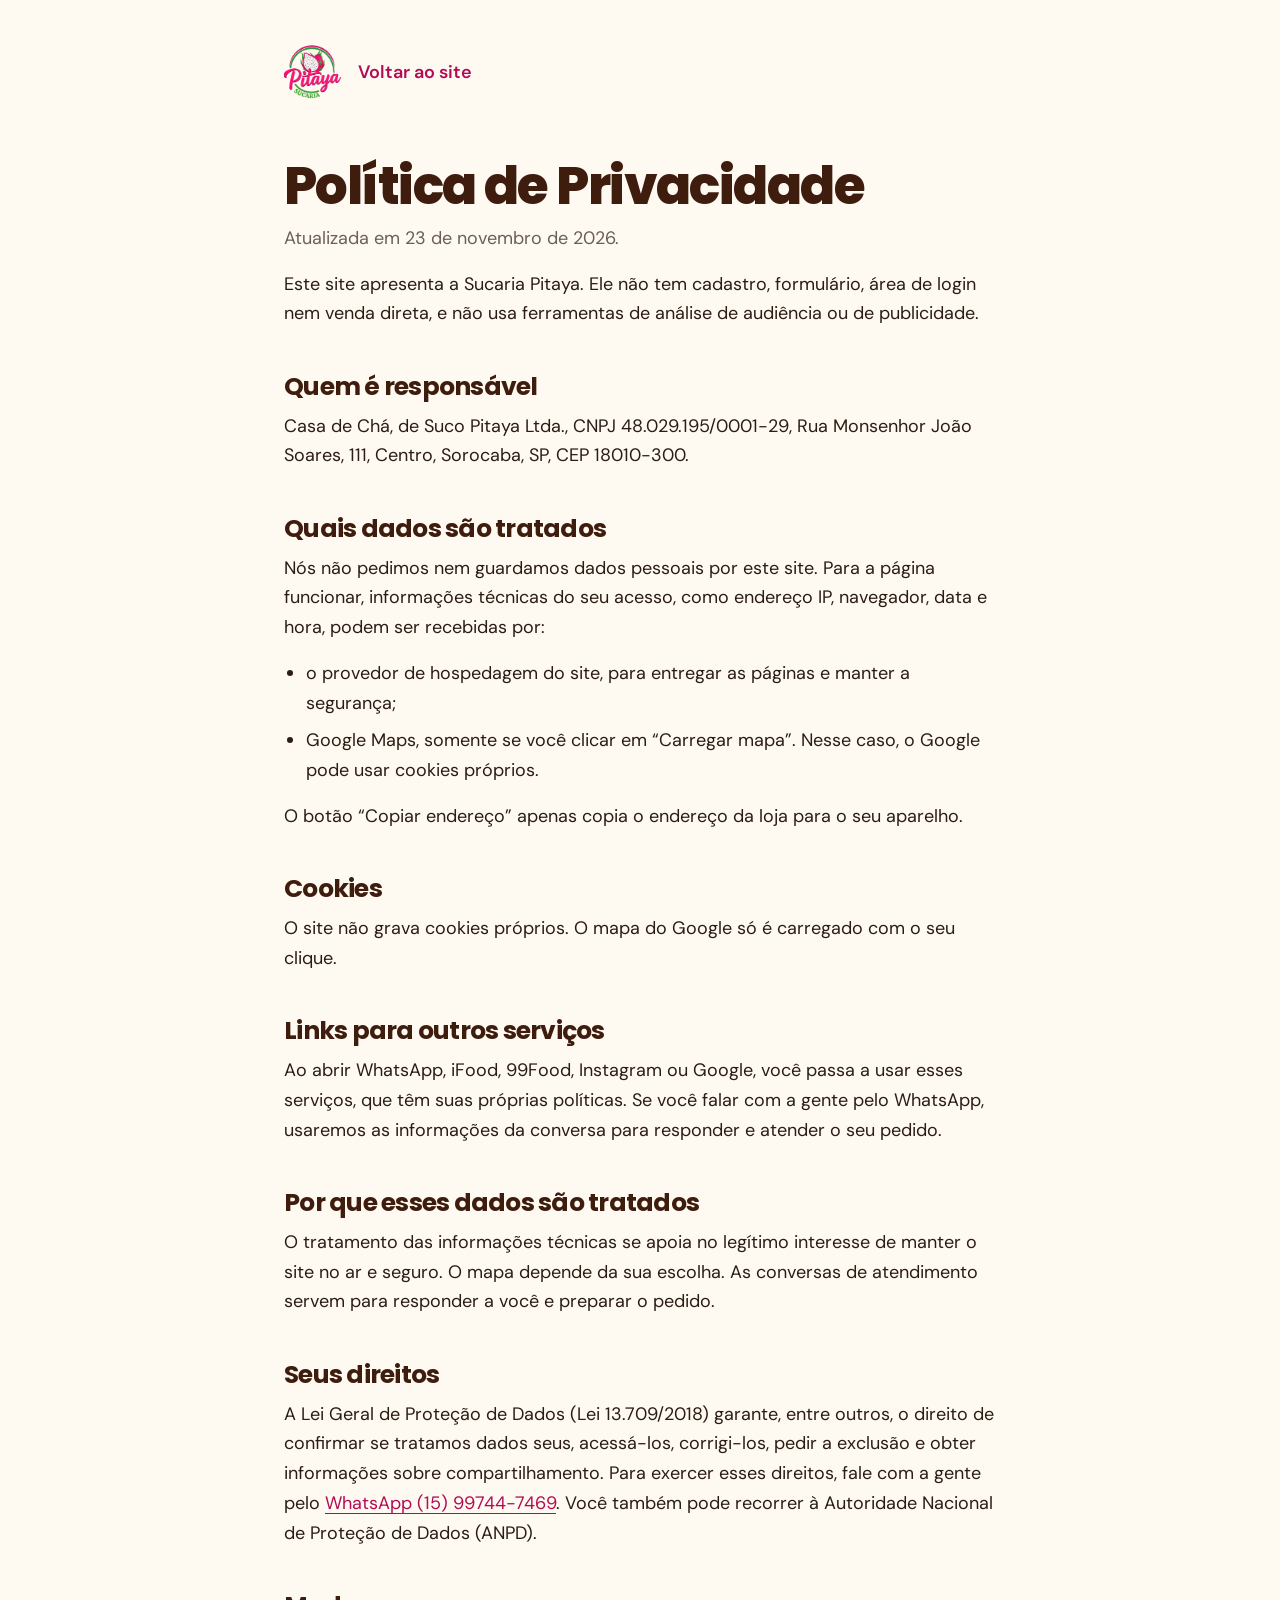
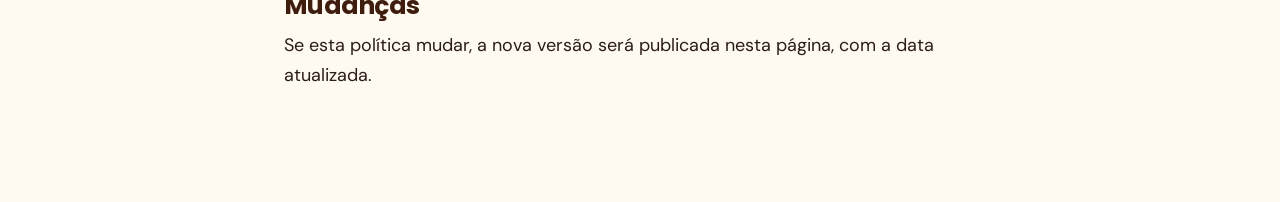
<file: privacidade.html>
<!doctype html>
<html lang="pt-BR"><head><meta charset="utf-8"><meta name="viewport" content="width=device-width,initial-scale=1">
<title>Política de Privacidade | Sucaria Pitaya</title><meta name="description" content="Como a Sucaria Pitaya trata dados pessoais neste site.">
<link rel="icon" type="image/png" href="img/favicon.png"><link rel="stylesheet" href="fonts.css">
<style>*{box-sizing:border-box}body{margin:0;background:#fffaf1;color:#2b1d15;font:400 18px/1.65 "DM Sans",system-ui,sans-serif}main{max-width:760px;margin:0 auto;padding:40px 24px 96px}a{color:#b30c55;text-underline-offset:4px}a:focus-visible{outline:3px solid #b30c55;outline-offset:4px;border-radius:6px}.back{display:inline-flex;align-items:center;gap:14px;font-weight:600;text-decoration:none}.back img{width:60px;height:auto}h1,h2{font-family:Poppins,system-ui,sans-serif;color:#3f1d0e;letter-spacing:-.03em;line-height:1.15}h1{font-weight:800;font-size:clamp(34px,6vw,52px);margin:40px 0 8px}h2{font-weight:700;font-size:25px;margin:44px 0 10px}p,ul{margin:0 0 16px}ul{padding-left:22px}li{margin-bottom:8px}.d{color:#6b5f57}</style></head><body><main>
<a class="back" href="index.html"><img src="img/logo-pitaya.webp" alt="">Voltar ao site</a>
<h1>Política de Privacidade</h1><p class="d">Atualizada em 23 de novembro de 2026.</p>
<p>Este site apresenta a Sucaria Pitaya. Ele não tem cadastro, formulário, área de login nem venda direta, e não usa ferramentas de análise de audiência ou de publicidade.</p>
<h2>Quem é responsável</h2><p>Casa de Chá, de Suco Pitaya Ltda., CNPJ 48.029.195/0001-29, Rua Monsenhor João Soares, 111, Centro, Sorocaba, SP, CEP 18010-300.</p>
<h2>Quais dados são tratados</h2><p>Nós não pedimos nem guardamos dados pessoais por este site. Para a página funcionar, informações técnicas do seu acesso, como endereço IP, navegador, data e hora, podem ser recebidas por:</p>
<ul><li>o provedor de hospedagem do site, para entregar as páginas e manter a segurança;</li><li>Google Maps, somente se você clicar em “Carregar mapa”. Nesse caso, o Google pode usar cookies próprios.</li></ul>
<p>O botão “Copiar endereço” apenas copia o endereço da loja para o seu aparelho.</p>
<h2>Cookies</h2><p>O site não grava cookies próprios. O mapa do Google só é carregado com o seu clique.</p>
<h2>Links para outros serviços</h2><p>Ao abrir WhatsApp, iFood, 99Food, Instagram ou Google, você passa a usar esses serviços, que têm suas próprias políticas. Se você falar com a gente pelo WhatsApp, usaremos as informações da conversa para responder e atender o seu pedido.</p>
<h2>Por que esses dados são tratados</h2><p>O tratamento das informações técnicas se apoia no legítimo interesse de manter o site no ar e seguro. O mapa depende da sua escolha. As conversas de atendimento servem para responder a você e preparar o pedido.</p>
<h2>Seus direitos</h2><p>A Lei Geral de Proteção de Dados (Lei 13.709/2018) garante, entre outros, o direito de confirmar se tratamos dados seus, acessá-los, corrigi-los, pedir a exclusão e obter informações sobre compartilhamento. Para exercer esses direitos, fale com a gente pelo <a href="https://wa.me/5515997447469" target="_blank" rel="noopener">WhatsApp (15) 99744-7469</a>. Você também pode recorrer à Autoridade Nacional de Proteção de Dados (ANPD).</p>
<h2>Mudanças</h2><p>Se esta política mudar, a nova versão será publicada nesta página, com a data atualizada.</p>
</main></body></html>
</file>
<file: fonts.css>
@font-face{font-family:"Anton";font-style:normal;font-weight:400;font-display:swap;src:url(fonts/anton-400.woff2) format("woff2");unicode-range:U+0000-00FF, U+0131, U+0152-0153, U+02BB-02BC, U+02C6, U+02DA, U+02DC, U+0304, U+0308, U+0329, U+2000-206F, U+20AC, U+2122, U+2191, U+2193, U+2212, U+2215, U+FEFF, U+FFFD}
@font-face{font-family:"DM Sans";font-style:normal;font-weight:400 700;font-display:swap;src:url(fonts/dm-sans-400-700.woff2) format("woff2");unicode-range:U+0000-00FF, U+0131, U+0152-0153, U+02BB-02BC, U+02C6, U+02DA, U+02DC, U+0304, U+0308, U+0329, U+2000-206F, U+20AC, U+2122, U+2191, U+2193, U+2212, U+2215, U+FEFF, U+FFFD}
@font-face{font-family:"Poppins";font-style:normal;font-weight:400;font-display:swap;src:url(fonts/poppins-400.woff2) format("woff2");unicode-range:U+0000-00FF, U+0131, U+0152-0153, U+02BB-02BC, U+02C6, U+02DA, U+02DC, U+0304, U+0308, U+0329, U+2000-206F, U+20AC, U+2122, U+2191, U+2193, U+2212, U+2215, U+FEFF, U+FFFD}
@font-face{font-family:"Poppins";font-style:normal;font-weight:600;font-display:swap;src:url(fonts/poppins-600.woff2) format("woff2");unicode-range:U+0000-00FF, U+0131, U+0152-0153, U+02BB-02BC, U+02C6, U+02DA, U+02DC, U+0304, U+0308, U+0329, U+2000-206F, U+20AC, U+2122, U+2191, U+2193, U+2212, U+2215, U+FEFF, U+FFFD}
@font-face{font-family:"Poppins";font-style:normal;font-weight:700;font-display:swap;src:url(fonts/poppins-700.woff2) format("woff2");unicode-range:U+0000-00FF, U+0131, U+0152-0153, U+02BB-02BC, U+02C6, U+02DA, U+02DC, U+0304, U+0308, U+0329, U+2000-206F, U+20AC, U+2122, U+2191, U+2193, U+2212, U+2215, U+FEFF, U+FFFD}
@font-face{font-family:"Poppins";font-style:normal;font-weight:800;font-display:swap;src:url(fonts/poppins-800.woff2) format("woff2");unicode-range:U+0000-00FF, U+0131, U+0152-0153, U+02BB-02BC, U+02C6, U+02DA, U+02DC, U+0304, U+0308, U+0329, U+2000-206F, U+20AC, U+2122, U+2191, U+2193, U+2212, U+2215, U+FEFF, U+FFFD}
@font-face{font-family:"Protest Guerrilla";font-style:normal;font-weight:400;font-display:swap;src:url(fonts/protest-guerrilla-400.woff2) format("woff2");unicode-range:U+0000-00FF, U+0131, U+0152-0153, U+02BB-02BC, U+02C6, U+02DA, U+02DC, U+0304, U+0308, U+0329, U+2000-206F, U+20AC, U+2122, U+2191, U+2193, U+2212, U+2215, U+FEFF, U+FFFD}
</file>
<file: style.css>
:root{
  --ink:#1b120d; --coffee:#3f1d0e; --muted:#6b5f57;
  --pitaya:#e0116a; --leaf:#0f5132; --forest:#07301f; --coco:#fffaf1; --wa:#1faa55;
  --anton:"Anton",Impact,sans-serif; --pop:"Poppins",system-ui,sans-serif; --body:"DM Sans",system-ui,-apple-system,"Segoe UI",sans-serif;
  --gx:max(24px,env(safe-area-inset-left,0px),5vw);
  --out:cubic-bezier(.16,1,.3,1);
}
*{box-sizing:border-box}
html{-webkit-text-size-adjust:100%}
body{margin:0;background:#fff;color:var(--ink);font-family:var(--body);font-size:17px;line-height:1.5;-webkit-font-smoothing:antialiased;overflow-x:clip}
img{display:block;max-width:100%}
h1,h2,h3,p,ul,figure,dl,dd{margin:0}
.skip{position:fixed;z-index:200;left:16px;top:-90px;padding:14px 22px;border-radius:24px;background:#1b120d;color:#fff;font-weight:600;text-decoration:none}.skip:focus{top:16px}
ul{padding:0;list-style:none}
a{color:inherit}
button{font:inherit;color:inherit;cursor:pointer}
:focus-visible{outline:3px solid var(--pitaya);outline-offset:4px;border-radius:8px}
.wrap{padding-inline:var(--gx);max-width:1480px;margin-inline:auto}
.h2{font-family:var(--pop);font-weight:600;font-size:clamp(38px,5.6vw,88px);line-height:1.02;letter-spacing:-.04em;text-wrap:balance}
.sub{font-size:clamp(18px,1.55vw,23px);line-height:1.45;letter-spacing:-.01em;color:var(--muted);text-wrap:pretty}
.sr{position:absolute;width:1px;height:1px;overflow:hidden;clip-path:inset(50%)}
.gn{--fg:#fff;--a:0deg;position:fixed;z-index:100;left:0;right:0;top:max(16px,env(safe-area-inset-top,0px));margin-inline:auto;width:min(1180px,calc(100% - 40px));height:60px;display:flex;justify-content:space-between;align-items:center;color:var(--fg);transition:color .45s;pointer-events:none}
.gl.light{color:#1b120d}
.gl{position:relative;pointer-events:auto;height:60px;border-radius:30px;color:inherit;border:0;background:none;padding:0;isolation:isolate;transition:scale .5s var(--out)}
.gl-r,.gl-s{position:absolute;inset:0;border-radius:inherit;pointer-events:none}
.gl-r{z-index:-2;-webkit-backdrop-filter:blur(9px) saturate(1.7) brightness(1.04);backdrop-filter:blur(9px) saturate(1.7) brightness(1.04);background:rgba(255,255,255,.07);box-shadow:0 14px 34px -10px rgba(0,0,0,.3),0 3px 9px rgba(0,0,0,.1);transition:background .45s}
.gl.light .gl-r{background:linear-gradient(180deg,rgba(255,255,255,.46),rgba(246,236,232,.3));box-shadow:0 14px 34px -12px rgba(40,15,5,.28),0 2px 8px rgba(40,15,5,.1)}
.gl-s{z-index:-1;box-shadow:inset 0 0 0 .5px rgba(255,255,255,.28),inset 2px 3px 5px -2px rgba(255,255,255,.75),inset -2px -3px 5px -2px rgba(255,255,255,.55),inset 0 14px 20px -14px rgba(255,255,255,.42),inset 0 -12px 18px -13px rgba(255,255,255,.34),inset 0 0 16px rgba(255,255,255,.1);background:radial-gradient(90px 60px at var(--sx,-200px) var(--sy,0px),rgba(255,255,255,.34),transparent 72%)}
.gl-s::before{content:"";position:absolute;inset:0;border-radius:inherit;padding:1.5px;background:conic-gradient(from calc(var(--a) - 50deg),rgba(255,255,255,1) 0deg,rgba(255,255,255,.12) 62deg,rgba(255,255,255,.06) 118deg,rgba(255,255,255,.85) 178deg,rgba(255,255,255,.2) 238deg,rgba(255,255,255,.06) 300deg,rgba(255,255,255,1) 360deg);-webkit-mask:linear-gradient(#000 0 0) content-box exclude,linear-gradient(#000 0 0);mask:linear-gradient(#000 0 0) content-box exclude,linear-gradient(#000 0 0)}
.gl.light .gl-s{box-shadow:inset 0 0 0 .6px rgba(60,25,10,.13),inset 0 0 10px rgba(110,60,40,.1),inset 2px 3px 5px -2px #fff,inset -2px -3px 5px -2px #fff,inset 0 14px 20px -14px rgba(255,255,255,.9),inset 0 -12px 18px -12px rgba(90,40,20,.12)}
a.gl:hover,button.gl:hover{scale:1.035}.gl:active{scale:.965!important}
.logo{position:absolute;z-index:6;left:max(20px,calc((100% - 1180px)/2));top:16px;width:76px;filter:drop-shadow(0 0 1px #fff) drop-shadow(0 0 2px rgba(255,255,255,.85))}
.gn-nav{display:flex;align-items:center;padding:6px;position:absolute;left:50%;top:0;translate:-50% 0}
.gn-nav a{position:relative;z-index:1;padding:0 19px;height:48px;line-height:48px;border-radius:24px;text-decoration:none;font-weight:600;font-size:15px;letter-spacing:-.01em;text-shadow:0 1px 6px rgba(0,0,0,.16)}
.gn-nav a{color:#fff;transition:color .35s}.gn-nav a.light{color:#1b120d;text-shadow:none}
.gn-ind{position:absolute;top:6px;bottom:6px;left:0;width:0;border-radius:24px;background:rgba(255,255,255,.2);box-shadow:inset 1.2px 1.6px 1.6px -.8px rgba(255,255,255,.95),inset -1.2px -1.6px 1.6px -.8px rgba(255,255,255,.6),inset 0 0 8px rgba(255,255,255,.16),0 2px 8px rgba(0,0,0,.08);transition:transform .6s var(--out),width .6s var(--out),background .45s}
.gn-nav.light .gn-ind{background:rgba(40,15,5,.07)}
.gn-end{display:flex;gap:10px;margin-left:auto}
.gn-cta{display:inline-flex;align-items:center;padding:0 25px;text-decoration:none;font-weight:600;font-size:15px;letter-spacing:-.01em;color:#1b120d}
.gn-cta .gl-r{background:rgba(255,255,255,.58)}
.gn-cta.light{color:#fff}.gn-cta.light .gl-r{background:rgba(206,12,96,.94)}
.gn-cta span{text-shadow:none}
.gn-menu{display:none;width:60px;place-items:center;align-content:center}
.gn-menu b{display:block;width:19px;height:2px;background:currentColor;border-radius:2px;transition:transform .45s var(--out)}
.gn-menu b+b{margin-top:6px}
.gn.open .gn-menu b:nth-of-type(1){transform:translateY(4px) rotate(45deg)}.gn.open .gn-menu b:nth-of-type(2){transform:translateY(-4px) rotate(-45deg)}
.gn-cta{cursor:pointer}
.gn-pop{position:absolute;right:0;top:72px;width:250px;padding:10px;border-radius:30px;pointer-events:auto;color:#1b120d;background:rgba(255,255,255,.74);-webkit-backdrop-filter:blur(26px) saturate(1.8);backdrop-filter:blur(26px) saturate(1.8);box-shadow:0 24px 60px -18px rgba(30,8,0,.42),inset 0 0 0 .6px rgba(255,255,255,.7),inset 2px 3px 5px -2px #fff,inset -2px -3px 5px -2px rgba(255,255,255,.8);opacity:0;visibility:hidden;transform:scale(.5,.3);transform-origin:80% 0;transition:opacity .25s,transform .5s var(--out),visibility .25s}
.gn.pop .gn-pop{opacity:1;visibility:visible;transform:none}
.gn-pop a{display:flex;align-items:center;gap:14px;padding:9px;border-radius:22px;text-decoration:none;font-weight:600;font-size:17px;letter-spacing:-.01em;transition:background .25s}
.gn-pop a:hover{background:rgba(40,15,5,.08)}
.gn-pop img,.gn-pop .wa{width:42px;height:42px;border-radius:11px;flex:none}.gn-pop .wa{background:#25d366;display:grid;place-items:center}.gn-pop .wa svg{width:25px}
.hero{height:330vh;height:330svh;position:relative;background:#fff}
.hero-pin{position:sticky;top:0;height:100vh;height:100svh;min-height:540px;overflow:hidden;background:#fff}
.bg{position:absolute;inset:0;visibility:hidden}
.cv{position:absolute;z-index:3;left:0;top:0;width:1440px;height:1131px;transform-origin:0 0;transform:translate(var(--cx),var(--cy)) scale(var(--s))}
.g,.rows,.copy{position:absolute;inset:0;visibility:hidden}.g{pointer-events:none}
.a{position:absolute}
.row{position:absolute;display:flex;white-space:nowrap;font-family:var(--anton);line-height:normal;pointer-events:none}
.row span{flex:none}
.giant{font-family:var(--anton);font-size:398.036px;line-height:369.748px;color:#fefdfd;white-space:nowrap;left:204px;top:176px;width:1032.336px;height:352px;transform-origin:50% 100%}
.giant span{display:inline-block;text-shadow:0 1px 3px rgba(0,0,0,.3),0 4px 8px rgba(0,0,0,.15);transform-origin:50% 92%;will-change:transform}
.giant.s0 span:last-child{text-shadow:none}
.cp{font-family:var(--pop);font-weight:800;font-size:40px;line-height:normal;text-align:center;color:#3f1d0e;transform:translateX(-50%)}
.ft{font-family:var(--body);font-weight:600;font-size:20px;line-height:normal;color:#3f1d0e;text-align:center;transform:translateX(-50%)}
.ico{width:36px;height:36px}
.ln{display:block;overflow:hidden;padding-bottom:.08em}.ln>span{display:block}
.btn-more{left:598px;top:1005px;width:244px;height:50px;border-radius:13.135px;background:#3f1e0f;display:flex;align-items:center;justify-content:center;font-family:var(--pop);font-size:20.93px;color:#fff9f9;text-decoration:none;filter:drop-shadow(0 4px 4px rgba(0,0,0,.15)) drop-shadow(0 1px 1.5px rgba(0,0,0,.3))}
.ell{background:#fff;border-radius:50%;top:815px}
.wrapimg{overflow:hidden}.wrapimg:not(.a){position:relative}.wrapimg img{position:absolute;max-width:none}
.px,.fl{width:100%;height:100%;display:flex;align-items:center;justify-content:center}
.fly,.cup,.splash{will-change:transform}
.m-copy{display:none}
.pager{position:absolute;z-index:5;right:max(22px,env(safe-area-inset-right,0px));top:50%;transform:translateY(-50%);display:flex;flex-direction:column;gap:2px;padding:6px;border-radius:20px;background:rgba(255,255,255,.12);-webkit-backdrop-filter:blur(14px);backdrop-filter:blur(14px);box-shadow:inset .8px 1px .8px -.4px rgba(255,255,255,.8),inset -.8px -1px .8px -.4px rgba(255,255,255,.4)}
.pager button{width:24px;height:24px;border:0;padding:0;background:none;display:grid;place-items:center}
.pager i{width:7px;height:7px;border-radius:7px;background:rgba(255,255,255,.5);transition:height .6s var(--out),background .4s}
.pager .on i{height:20px;background:#fff}
.about{margin-top:-30vh;z-index:3;position:relative;min-height:100vh;min-height:100svh;background:#fff;overflow:clip;isolation:isolate;display:grid;align-items:center}
.about::after{content:"";position:absolute;z-index:1;left:-8vw;width:116vw;height:12vw;border-radius:50%;bottom:-6vw;background:#ffc9e0}
.about-f{position:absolute;z-index:0;right:0;top:0;bottom:0;width:53%;clip-path:ellipse(100% 84% at 100% 50%);will-change:clip-path}
.about-f img{position:absolute;left:0;top:-5%;width:100%;height:110%;object-fit:cover;object-position:50% 30%}
.about .wrap{position:relative;z-index:2;width:100%;padding-block:clamp(110px,16vh,170px) clamp(130px,20vh,210px)}
.about-t{width:calc(44.5vw - max(var(--gx),(100vw - 1480px)/2 + var(--gx)))}
.about-t .h2{font-weight:800;color:#3f1d0e;font-size:clamp(36px,3.75vw,68px);line-height:1.06}
.about-t .pk{color:#eb0068}
.about-t p{margin-top:22px;max-width:31em;font-size:clamp(17px,1.3vw,20px);line-height:1.6;color:#5c4a41;text-wrap:pretty}
.about-t h2+p{margin-top:32px}.about-t p b{color:#3f1d0e;font-weight:700}
.shade{position:absolute;pointer-events:none;max-width:none;filter:brightness(0) blur(11px);opacity:.13;mix-blend-mode:multiply}
.wall{position:absolute;inset:0;overflow:hidden;pointer-events:none}.wall-b{-webkit-mask:linear-gradient(180deg,#000 55%,transparent 96%);mask:linear-gradient(180deg,#000 55%,transparent 96%)}.wall-t{-webkit-mask:linear-gradient(180deg,transparent 0,#000 34%);mask:linear-gradient(180deg,transparent 0,#000 34%)}
.frond{position:absolute;pointer-events:none;max-width:none}
.juice{position:relative;height:calc(var(--n)*62vh + 100vh)}
.juice-pin{position:sticky;top:0;height:100vh;height:100svh;overflow:hidden;background:#ffc9e0;isolation:isolate}
.jlight{position:absolute;inset:0;background:radial-gradient(70% 90% at 22% 8%,rgba(255,255,255,.5),rgba(255,255,255,0) 70%),linear-gradient(100deg,rgba(60,20,10,0) 55%,rgba(60,20,10,.12) 100%)}
.jfloor{position:absolute;z-index:1;left:0;right:0;bottom:0;height:27%;background:linear-gradient(180deg,rgba(70,20,10,.12) 0,rgba(70,20,10,.03) 34%,rgba(255,255,255,.12) 100%);box-shadow:0 -1px 0 rgba(255,255,255,.34)}
.juice-top{position:absolute;z-index:4;left:0;right:0;top:clamp(104px,14vh,150px);text-align:center;padding-inline:24px}
.juice-top h2{font-family:var(--pop);font-weight:600;letter-spacing:-.035em;font-size:clamp(26px,2.9vw,46px);line-height:1.1}
.jw{position:absolute;z-index:0;left:0;right:0;top:47%;text-align:center;font-family:var(--anton);text-transform:uppercase;line-height:1;white-space:nowrap;font-size:var(--fz,24vw);will-change:transform}
.ji{position:absolute;z-index:2;left:50%;bottom:17.5%;height:min(55vh,48vw);width:max-content;transform-origin:50% 100%;will-change:transform}
.ji img{position:relative;height:100%;width:auto;max-width:none}
.ji i{position:absolute;left:8%;right:-16%;bottom:-2.4%;height:13%;background:radial-gradient(34% 34% at 40% 58%,rgba(45,12,6,.62),rgba(45,12,6,0) 100%),radial-gradient(50% 46% at 54% 54%,rgba(45,12,6,.34),rgba(45,12,6,0) 100%);filter:blur(5px)}
.juice-bot{position:absolute;z-index:4;left:0;right:0;bottom:clamp(22px,4vh,44px);display:grid;place-items:center;text-align:center}
.jl{grid-area:1/1;opacity:0}
.jl b{display:block;font-family:var(--pop);font-weight:600;font-size:clamp(22px,1.9vw,30px);letter-spacing:-.03em;line-height:1.25}
.jl span{font-size:clamp(16px,1.15vw,18px);color:rgba(27,18,13,.7)}
.favs{position:relative;z-index:1;height:460vh;background:#fff}
.fz{position:sticky;top:0;height:100vh;height:100svh;overflow:hidden;background:#fff;isolation:isolate}
.fz-s{position:absolute;inset:0;overflow:hidden;color:#fff;will-change:clip-path}
.fz-s+.fz-s{clip-path:ellipse(0% 0% at 50% 112%)}
.fz-img{position:absolute;inset:0;background:linear-gradient(90deg,#1e0d07 0,#43200f 62%)}
.fz-s[data-i="1"] .fz-img{background:linear-gradient(90deg,#2a1508 0,#7d4f24 58%)}.fz-s[data-i="2"] .fz-img{background:linear-gradient(90deg,#2a1308 0,#744a2a 56%)}
.fz-img img{position:absolute;right:0;top:0;height:100%;width:auto;max-width:none;will-change:transform;-webkit-mask:linear-gradient(90deg,transparent 0,#000 26%);mask:linear-gradient(90deg,transparent 0,#000 26%)}
.fz-s[data-i="2"] h3{max-width:5.4em;font-size:clamp(50px,8.2vw,144px)}
.fz-s::after{content:"";position:absolute;inset:0;background:linear-gradient(180deg,rgba(18,6,2,.42) 0,rgba(18,6,2,0) 22%),linear-gradient(0deg,rgba(18,6,2,.7) 0,rgba(18,6,2,.34) 20%,rgba(18,6,2,0) 46%),linear-gradient(90deg,rgba(18,6,2,.5) 0,rgba(18,6,2,0) 46%)}
.fz-t{position:absolute;z-index:2;left:max(var(--gx),calc((100% - 1480px)/2 + var(--gx)));right:max(var(--gx),calc((100% - 1480px)/2 + var(--gx)));bottom:clamp(34px,6.4vh,72px);display:grid;grid-template-columns:1fr auto;gap:14px 40px;align-items:end}
.fz-t h3{grid-column:1/-1;max-width:8.2em;font-family:var(--anton);font-weight:400;text-transform:uppercase;font-size:clamp(52px,9.6vw,168px);line-height:1.02;letter-spacing:-.005em}
.fz-t h3 .ln{padding-bottom:.02em}
.fz-t p{font-size:clamp(17px,1.45vw,23px);line-height:1.4;max-width:34em;font-weight:500}
.buy{display:flex;gap:8px;align-items:center;padding:7px;border-radius:34px;background:rgba(255,255,255,.14);-webkit-backdrop-filter:blur(18px) saturate(1.7);backdrop-filter:blur(18px) saturate(1.7);box-shadow:inset 0 0 0 .6px rgba(255,255,255,.32),inset 2px 3px 5px -2px rgba(255,255,255,.8),inset -2px -3px 5px -2px rgba(255,255,255,.5),0 14px 34px -12px rgba(0,0,0,.4)}
.buy-w{display:inline-flex;align-items:center;gap:10px;height:54px;padding:0 24px 0 7px;border-radius:27px;background:#fff;color:#1b120d;text-decoration:none;font-weight:600;font-size:17px;transition:scale .4s var(--out)}
.buy-w .wa{width:40px;height:40px;border-radius:50%;background:#25d366;display:grid;place-items:center}.buy-w .wa svg{width:24px}
.buy-i{display:block;border-radius:15px;transition:scale .4s var(--out)}.buy-i img{width:54px;height:54px;border-radius:15px}.buy-i:hover,.buy-w:hover{scale:1.05}
.fz-w{position:absolute;inset:0;z-index:5;background:#fff;display:grid;place-items:center;mix-blend-mode:screen;overflow:hidden}
.fz-w h2{margin:0;font-family:var(--anton);font-weight:400;font-size:min(25.4vw,62vh);line-height:1.1;color:#000;white-space:nowrap;letter-spacing:-.01em}
.fz-n{position:absolute;z-index:4;right:max(22px,env(safe-area-inset-right,0px));top:50%;translate:0 -50%;display:grid;gap:8px;opacity:0}
.fz-n i{width:6px;height:6px;border-radius:6px;background:rgba(255,255,255,.5);transition:height .5s var(--out),background .4s}.fz-n i.on{height:22px;background:#fff}
.place{position:relative;z-index:2;background:#fff;isolation:isolate;overflow-x:clip}
.place-g{display:grid;grid-template-columns:5fr 6fr;column-gap:clamp(28px,7vw,120px);padding-block:clamp(120px,19vh,220px) clamp(60px,9vh,110px);align-items:start}
.place-c{display:grid;gap:clamp(40px,7vh,84px)}
.place-t{padding-block:clamp(0px,7vh,90px) clamp(10px,3vh,40px)}
.place-t .sub{margin-top:24px;max-width:30ch}
.place-a{margin-top:30px;font-weight:600;font-size:clamp(17px,1.3vw,20px);letter-spacing:-.01em}
.place-a a{display:block;margin-top:6px;color:var(--pitaya);text-decoration:none}.place-a a:hover{text-decoration:underline;text-underline-offset:4px}
.ph img{width:100%;height:auto;border-radius:24px}
.cols{display:grid;grid-template-columns:repeat(4,1fr);gap:clamp(12px,1.5vw,24px);padding-block:clamp(40px,7vh,90px) clamp(100px,16vh,190px);overflow:clip}
.col figure{overflow:hidden;border-radius:clamp(14px,1.5vw,24px);aspect-ratio:3/4}
.col img{width:100%;height:100%;object-fit:cover}
.order{background:var(--coco);position:relative;overflow:clip;padding-block:clamp(110px,17vh,200px)}
.order .wrap{position:relative;display:grid;grid-template-columns:1fr 1fr;gap:clamp(40px,7vw,120px);align-items:start}
.ways{border-top:1px solid rgba(27,18,13,.14)}
.way{display:flex;align-items:center;gap:20px;padding:22px 0;border-bottom:1px solid rgba(27,18,13,.14);text-decoration:none}
.way img,.way .wa{width:60px;height:60px;border-radius:14px;flex:none}
.way .wa{background:#25d366;display:grid;place-items:center}
.way .wa svg{width:36px}
.way b{display:block;font-family:var(--pop);font-weight:600;font-size:clamp(20px,1.7vw,26px);letter-spacing:-.03em;line-height:1.2}
.way span{color:var(--muted)}
.way .go{margin-left:auto;font-size:26px;color:var(--ink);transition:transform .5s var(--out)}
a.way:hover .go{transform:translateX(8px)}
.visit{grid-column:1/-1;display:grid;grid-template-columns:.8fr 1.2fr;gap:clamp(24px,4vw,70px);align-items:stretch}
.vis{display:grid;gap:40px;align-content:center}
.vis h3{font-family:var(--pop);font-weight:600;font-size:clamp(22px,1.9vw,30px);letter-spacing:-.03em;margin-bottom:10px}
.vis .big{font-size:clamp(18px,1.45vw,21px);line-height:1.45}
.hours>div{display:flex;justify-content:space-between;gap:24px;padding:13px 0;border-bottom:1px solid rgba(27,18,13,.13);font-size:clamp(17px,1.3vw,20px);letter-spacing:-.01em}
.hours dd{font-variant-numeric:tabular-nums;text-align:right}
.hours .today{font-weight:700}
.foot .hours>div{border-color:rgba(255,255,255,.18);color:rgba(255,255,255,.86);font-size:18px}
.foot .hours>div:first-child{padding-top:0}
.foot .hours .today{color:#fff}
.status{display:flex;align-items:center;gap:10px;font-weight:600;margin-bottom:8px}
.status i{width:10px;height:10px;border-radius:50%;background:#17964a;flex:none}
.status.off i{background:#b4a79c}
.txt{display:inline-block;margin-top:6px;background:none;border:0;padding:0;font-family:var(--body);font-weight:600;font-size:16px;letter-spacing:0;color:var(--pitaya);text-decoration:none}
.txt:hover{text-decoration:underline;text-underline-offset:4px}
.map{border-radius:clamp(18px,2vw,30px);overflow:hidden;min-height:clamp(340px,54vh,520px);background:#e9e3d8}
.map-off{height:100%;min-height:inherit;display:grid;align-content:center;justify-items:center;gap:20px;padding:34px;text-align:center;background:#efe6da}
.map-off p{max-width:26ch;font-size:18px;line-height:1.45}.map-off div{display:flex;flex-wrap:wrap;gap:12px 22px;align-items:center;justify-content:center}
.map-off .pill{border:0;background:#1b120d;color:#fff;height:50px;padding:0 26px;border-radius:25px;font-weight:600}.map-off a{font-weight:600;color:#b30c55}
.map iframe{width:100%;height:100%;min-height:inherit;border:0;display:block}
.foot{position:relative;background:var(--forest);color:#fff;overflow:clip;isolation:isolate}
.foot::before{content:"";position:absolute;z-index:0;left:50%;top:0;width:max(1749px,126vw);aspect-ratio:1749/1183;border-radius:50%;transform:translate(-50%,-92%);background:var(--coco)}
.foot .wrap{position:relative;z-index:2;padding-top:clamp(190px,27vh,280px)}
.foot-main{display:grid;grid-template-columns:1.5fr 1fr 1fr;gap:40px clamp(30px,6vw,110px);align-items:start}
.foot-logo{display:flex;flex-direction:column;gap:22px}
.foot-logo img{width:clamp(130px,12vw,180px)}
.foot-logo p{font-family:var(--pop);font-weight:600;font-size:clamp(24px,2.5vw,40px);line-height:1.1;letter-spacing:-.035em;max-width:15ch}
.foot ul{display:grid;gap:13px}
.foot li a{text-decoration:none;color:rgba(255,255,255,.86);font-size:18px;letter-spacing:-.01em}
.foot li a:hover{color:#fff;text-decoration:underline;text-underline-offset:5px}
.foot address{font-style:normal;color:rgba(255,255,255,.86);font-size:18px;line-height:1.55}
.foot-row{position:relative;z-index:2;height:clamp(200px,27vw,430px);margin-top:clamp(40px,7vh,90px);pointer-events:none}
.foot-row img{position:absolute;bottom:0;max-width:none;height:118%;width:auto}
.foot-legal{position:relative;z-index:5;background:#042014;color:rgba(255,255,255,.72);font-size:14px}
.foot-legal a{color:#fff;text-underline-offset:4px}.foot-legal span+span{text-align:right}
.foot-legal .wrap{padding-block:20px;padding-top:20px;display:flex;justify-content:space-between;gap:10px 30px;flex-wrap:wrap}
.toast{position:fixed;z-index:120;left:50%;bottom:34px;transform:translate(-50%,120px);opacity:0;background:#1b120d;color:#fff;padding:13px 22px;border-radius:24px;font-weight:600;font-size:15px;transition:transform .6s var(--out),opacity .3s}
.toast.show{transform:translate(-50%,0);opacity:1}
@media (max-width:860px){
  .gn{width:calc(100% - 28px);height:54px}
  .gl{height:54px;border-radius:27px}
  .gn-menu{display:grid;width:54px}
  .gn-cta{padding:0 20px}
  .gn-nav{left:auto;right:0;top:64px;translate:none;height:auto;width:min(260px,100%);border-radius:30px;flex-direction:column;align-items:stretch;padding:10px;color:#1b120d;opacity:0;visibility:hidden;transform:scale(.4,.2);transform-origin:88% 0;transition:opacity .28s,transform .55s var(--out),visibility .28s}
  .gn .gn-nav .gl-r{-webkit-backdrop-filter:blur(26px) saturate(1.8);backdrop-filter:blur(26px) saturate(1.8);background:rgba(255,255,255,.72)}
  .gn-nav a,.gn-nav a.light{color:#1b120d;font-size:18px;height:52px;line-height:52px;text-shadow:none}
  .gn-ind{display:none}
  .gn.open .gn-nav{opacity:1;visibility:visible;transform:none}
  .order .wrap,.visit,.foot-main{grid-template-columns:1fr}
  .logo{width:60px;left:18px;top:12px}
  .about{display:block;margin-top:-18vh}.about-f{position:relative;width:100%;height:104vw;clip-path:ellipse(120% 100% at 50% 0%)}
  .about-t{width:100%}.about-t .h2{font-size:39px}.about .wrap{padding-block:34px 140px}.about-f img{top:0;height:100%;object-position:50% 12%}.about::after{height:16vw;bottom:-8vw}
  .shade{filter:brightness(0) blur(8px)}
  .ji{height:min(46vh,100vw);bottom:20%}
  .jfloor{height:30%}.jw{top:43%}
  .juice{height:calc(var(--n)*48vh + 100vh)}
  .juice-bot{bottom:6vh}
  .favs{height:400vh}.fz-t{grid-template-columns:1fr;bottom:34px;gap:12px}.fz-t h3{font-size:clamp(50px,16.4vw,90px)}.buy{justify-self:start;margin-top:6px}
  .fz-s[data-i="2"] h3{font-size:clamp(50px,16.4vw,90px)}.fz-img,.fz-s .fz-img{background:linear-gradient(0deg,#1e0d07 30%,#5c3418 100%)!important}.fz-img img{height:auto;width:124vw;right:auto;left:-12vw;top:auto;bottom:36%;-webkit-mask:linear-gradient(180deg,transparent 0,#000 14%,#000 82%,transparent);mask:linear-gradient(180deg,transparent 0,#000 14%,#000 82%,transparent)}.fz-n{right:12px}
  .gn-pop{top:64px}
  .place-g{grid-template-columns:1fr;row-gap:40px}
  .cols{grid-template-columns:1fr 1fr}
  .frond{width:210px!important}.foot-legal span+span{text-align:left}
}
@media (max-width:700px){
  .copy{display:none}
  .m-copy{display:block;position:absolute;z-index:4;left:20px;right:20px;top:var(--mc);text-align:center;visibility:hidden}
  .m-copy h2{font-family:var(--pop);font-weight:800;font-size:clamp(23px,6.6vw,30px);line-height:1.3;color:#3f1d0e}
  .m-copy div{display:flex;justify-content:center;gap:8px 16px;flex-wrap:wrap;margin-top:16px;font-weight:600;font-size:15px;color:#3f1d0e}
  .m-copy div span{display:flex;align-items:center;gap:6px}.m-copy div img{width:24px;height:24px}
  .m-copy a{display:inline-flex;align-items:center;height:48px;padding:0 26px;margin-top:18px;border-radius:13px;background:#3f1e0f;color:#fff;font-family:var(--pop);text-decoration:none}
  .pager{right:10px}
}
@media (prefers-reduced-motion:reduce){.favs{height:auto}.fz{position:static;height:auto;overflow:visible}.fz-s{position:relative;inset:auto;height:100svh;clip-path:none!important}.fz-w{position:static;mix-blend-mode:normal;height:50vh}.fz-n{display:none}*{transition:none!important;animation:none!important}}
</file>
